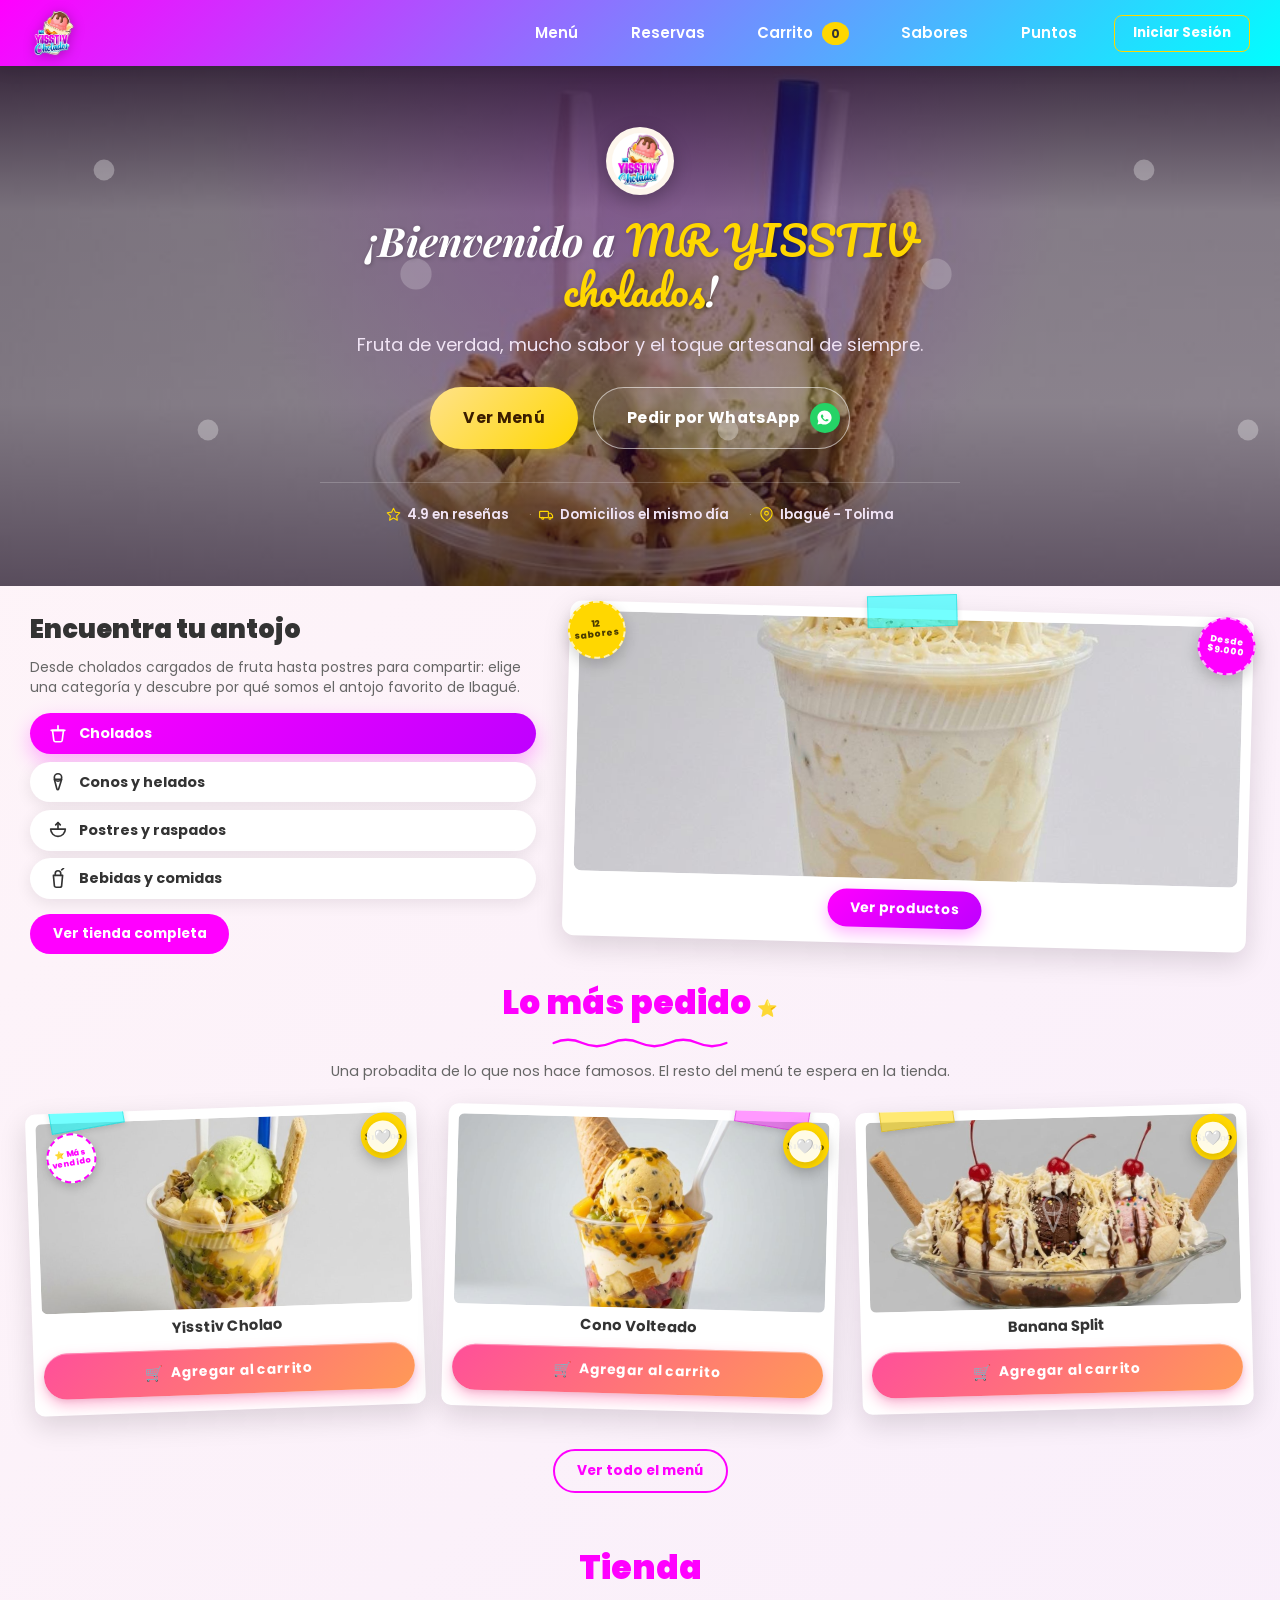
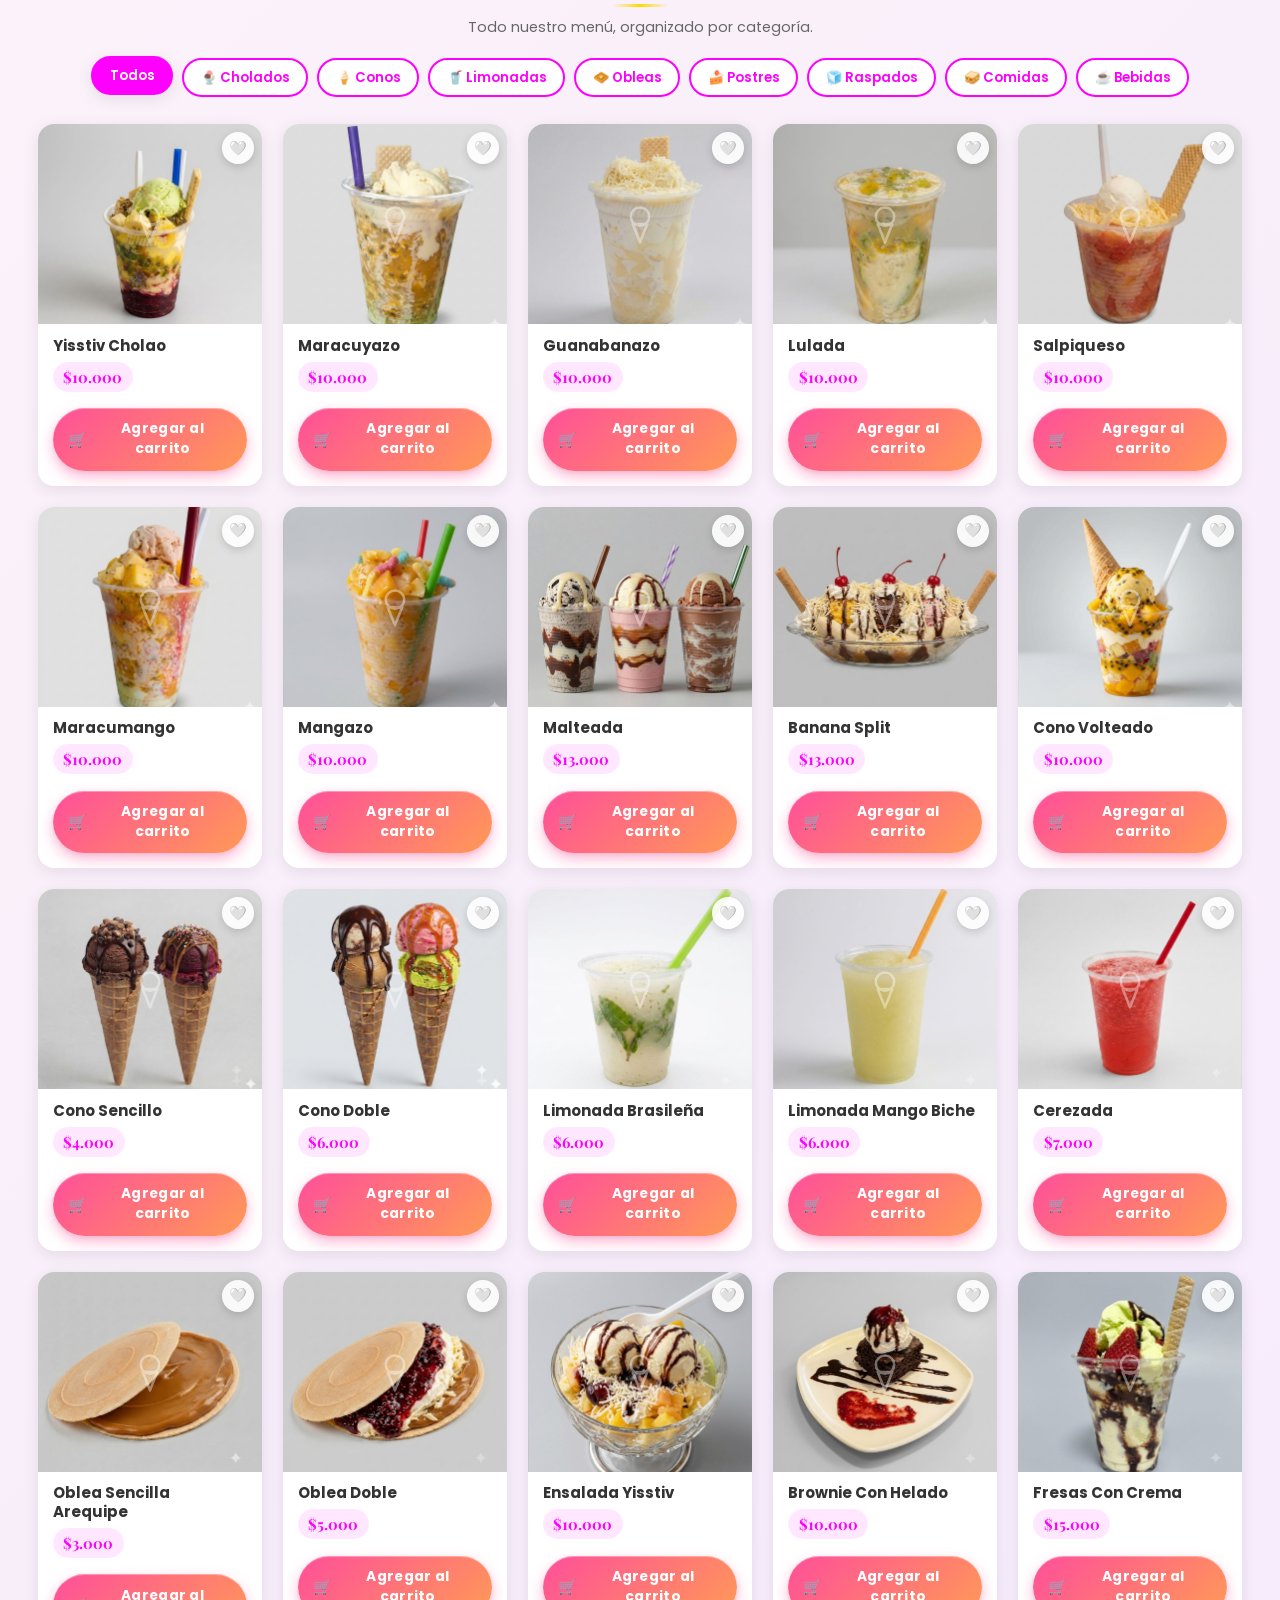
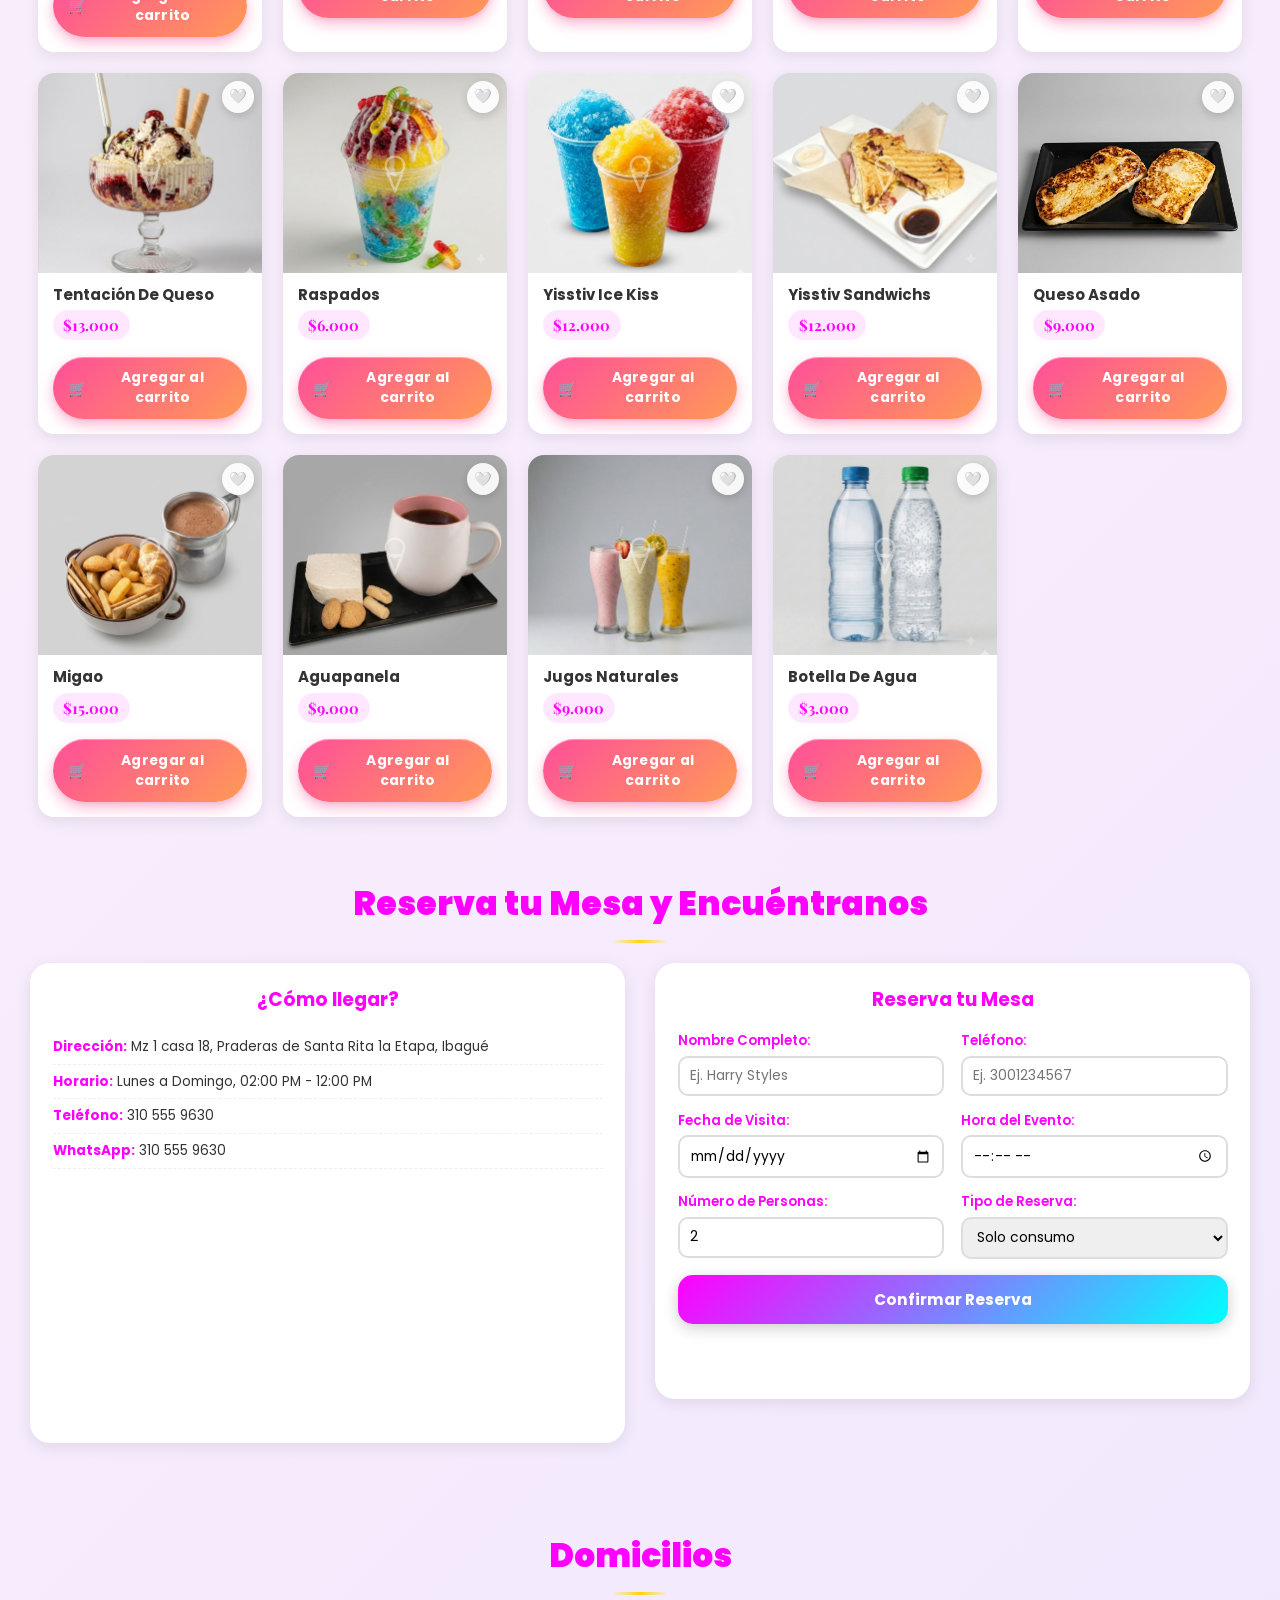
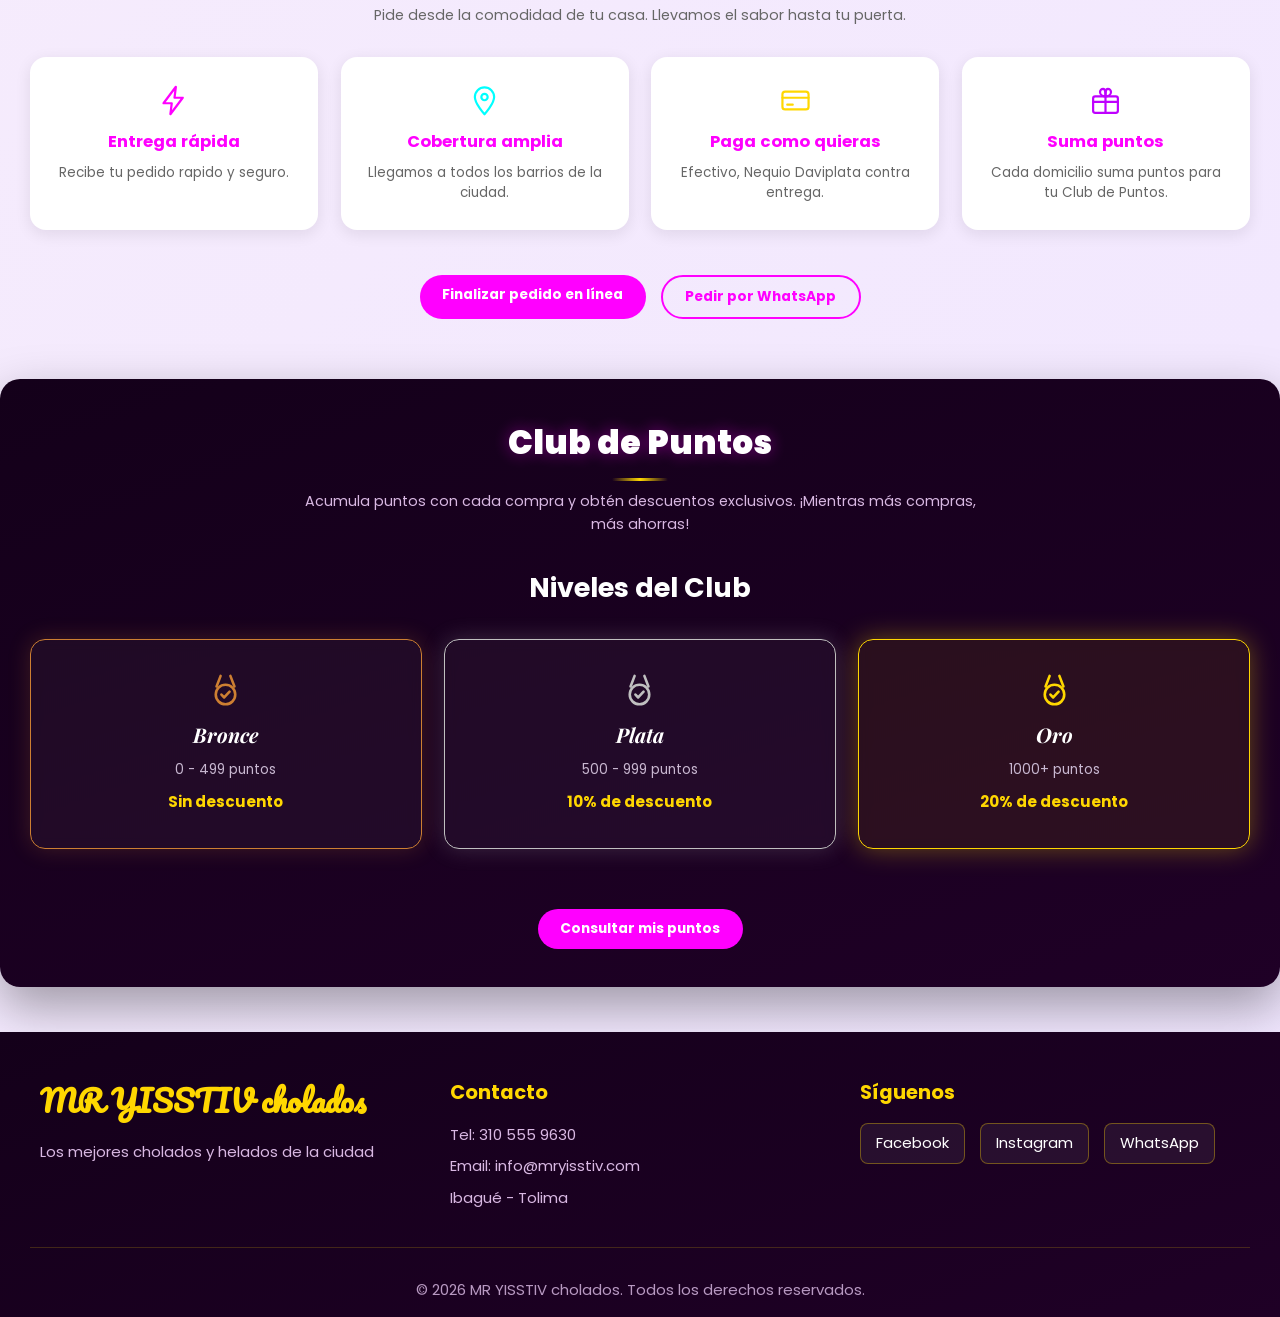
<file: frontend/index.html>
<!DOCTYPE html>
<html lang="es">
<head>
    <meta charset="UTF-8">
    <meta name="viewport" content="width=device-width, initial-scale=1.0">
    <title>MR YISSTIV cholados - Heladería y Cholados</title>
    <link rel="stylesheet" href="styles.css">
    <link href="https://fonts.googleapis.com/css2?family=Poppins:wght@300;400;600;700;900&family=Pacifico&family=Playfair+Display:ital,wght@0,600;0,700;1,600&display=swap" rel="stylesheet">
</head>
<body>
    <!-- HEADER -->
    <header class="header-principal">
        <div class="logo-container">
            <img src="imagenes/logo.png" alt="MR YISSTIV Cholados" class="logo-imagen">
        </div>
        <nav class="navegacion">
            <a href="#tienda" class="nav-link">Menú</a>
            <a href="#modulo-reservas" class="nav-link">Reservas</a>
            <a href="tienda.html" class="nav-link">Carrito <span class="badge-carrito" id="contador-carrito">0</span></a>
            <a href="sabores.html" class="nav-link">Sabores</a>
            <a href="puntos.html" class="nav-link">Puntos</a>
            <button class="nav-sesion" id="btn-nav-sesion" onclick="alTocarBotonSesion()">Iniciar Sesión</button>
        </nav>
        <button class="btn-menu-movil" id="btn-menu-movil">☰</button>
    </header>

    <!-- HERO SECTION -->
    <section class="hero">
        <div class="hero-contenido">
            <span class="hero-etiqueta">
                <img src="imagenes/logo.png" alt="MR YISSTIV" class="hero-etiqueta-logo">
            </span>
            <h2 class="hero-titulo">¡Bienvenido a <span class="hero-titulo-marca">MR YISSTIV cholados</span>!</h2>
            <p class="hero-descripcion">Fruta de verdad, mucho sabor y el toque artesanal de siempre.</p>
            <div class="hero-botones">
                <a href="#tienda" class="btn-hero">Ver Menú</a>
                <a href="https://wa.me/573105559630?text=%C2%A1Hola!%20Quiero%20hacer%20un%20pedido" target="_blank" data-whatsapp-link data-whatsapp-texto="¡Hola! Quiero hacer un pedido" class="btn-hero btn-hero-secundario">
                    Pedir por WhatsApp
                    <span class="hero-whatsapp-icono"><svg viewBox="0 0 24 24" fill="currentColor"><path d="M12 2C6.48 2 2 6.48 2 12c0 1.85.5 3.58 1.36 5.07L2 22l5.06-1.33A9.94 9.94 0 0 0 12 22c5.52 0 10-4.48 10-10S17.52 2 12 2zm5.2 14.2c-.22.62-1.28 1.18-1.76 1.24-.45.06-1 .09-1.63-.1-.37-.11-.85-.28-1.46-.54-2.57-1.11-4.25-3.7-4.38-3.87-.13-.17-1.05-1.39-1.05-2.65s.66-1.88.9-2.14c.24-.26.52-.32.7-.32h.5c.16 0 .38-.06.59.45.22.53.75 1.83.82 1.96.07.13.11.29.02.46-.09.17-.14.28-.27.43-.13.15-.28.34-.4.46-.13.13-.27.27-.12.53.16.26.7 1.15 1.5 1.86 1.03.92 1.9 1.2 2.16 1.34.26.13.41.11.56-.07.16-.17.66-.77.84-1.04.18-.26.35-.22.6-.13.24.09 1.53.72 1.79.85.26.13.43.19.5.3.06.11.06.63-.16 1.25z"/></svg></span>
                </a>
            </div>
            <div class="hero-insignias">
                <span><svg class="hero-insignia-icono" viewBox="0 0 24 24" fill="none" stroke="currentColor" stroke-width="1.8" stroke-linecap="round" stroke-linejoin="round"><polygon points="12 2 15.09 8.26 22 9.27 17 14.14 18.18 21.02 12 17.77 5.82 21.02 7 14.14 2 9.27 8.91 8.26 12 2"/></svg> 4.9 en reseñas</span>
                <span><svg class="hero-insignia-icono" viewBox="0 0 24 24" fill="none" stroke="currentColor" stroke-width="1.8" stroke-linecap="round" stroke-linejoin="round"><rect x="1" y="7" width="14" height="10" rx="1"/><path d="M15 10h3.5a1 1 0 0 1 .8.4l2.2 3a1 1 0 0 1 .2.6V17h-2"/><circle cx="6" cy="18" r="1.6"/><circle cx="17.5" cy="18" r="1.6"/></svg> Domicilios el mismo día</span>
                <span><svg class="hero-insignia-icono" viewBox="0 0 24 24" fill="none" stroke="currentColor" stroke-width="1.8" stroke-linecap="round" stroke-linejoin="round"><path d="M21 10c0 7-9 13-9 13s-9-6-9-13a9 9 0 0 1 18 0z"/><circle cx="12" cy="10" r="3"/></svg> <span id="hero-ciudad">Ibagué - Tolima</span></span>
            </div>
        </div>
    </section>


    <!-- SELECTOR DE CATEGORÍAS (visual, tipo landing) -->
    <section class="selector-categorias">
        <div class="selector-grid">
            <div class="selector-info">
                <h2>Encuentra tu antojo</h2>
                <p>Desde cholados cargados de fruta hasta postres para compartir: elige una categoría y descubre por qué somos el antojo favorito de Ibagué.</p>
                <ul class="lista-categorias-visual" id="lista-categorias-visual">
                    <li class="cat-visual activa" data-cat="cholados">
                        <span class="cat-visual-icono"><svg viewBox="0 0 24 24" fill="none" stroke="currentColor" stroke-width="1.8" stroke-linecap="round" stroke-linejoin="round"><path d="M6 8h12l-1.4 10.8a2 2 0 0 1-2 1.7H9.4a2 2 0 0 1-2-1.7L6 8z"/><path d="M4.5 8h15"/><path d="M12 3v5"/></svg></span>
                        <span>Cholados</span>
                    </li>
                    <li class="cat-visual" data-cat="conos">
                        <span class="cat-visual-icono"><svg viewBox="0 0 24 24" fill="none" stroke="currentColor" stroke-width="1.8" stroke-linecap="round" stroke-linejoin="round"><path d="M8 9h8l-3.3 10.6a1 1 0 0 1-1.9 0L8 9z"/><circle cx="12" cy="7" r="4"/></svg></span>
                        <span>Conos y helados</span>
                    </li>
                    <li class="cat-visual" data-cat="postres">
                        <span class="cat-visual-icono"><svg viewBox="0 0 24 24" fill="none" stroke="currentColor" stroke-width="1.8" stroke-linecap="round" stroke-linejoin="round"><path d="M4 11h16a8 8 0 0 1-16 0z"/><path d="M12 11V4"/><path d="M9.5 6.5 12 4l2.5 2.5"/></svg></span>
                        <span>Postres y raspados</span>
                    </li>
                    <li class="cat-visual" data-cat="bebidas">
                        <span class="cat-visual-icono"><svg viewBox="0 0 24 24" fill="none" stroke="currentColor" stroke-width="1.8" stroke-linecap="round" stroke-linejoin="round"><path d="M7 8h10l-1 11a2 2 0 0 1-2 2H10a2 2 0 0 1-2-2L7 8z"/><path d="M9 8V6a3 3 0 0 1 6 0v2"/><line x1="16" y1="2" x2="18" y2="0.5"/></svg></span>
                        <span>Bebidas y comidas</span>
                    </li>
                </ul>
                <a href="#tienda" class="btn-ver-tienda">Ver tienda completa</a>
            </div>
            <div class="polaroid-marco">
                <span class="polaroid-cinta"></span>
                <div class="polaroid-foto-wrap">
                    <div class="selector-imagen" id="selector-imagen">
                        <div class="imagen-categoria activa cholado-3" data-cat="cholados"></div>
                        <div class="imagen-categoria cono-1" data-cat="conos"></div>
                        <div class="imagen-categoria postre-4" data-cat="postres"></div>
                        <div class="imagen-categoria bebida-1" data-cat="bebidas"></div>
                    </div>
                    <span class="polaroid-sticker polaroid-sticker-izq" id="sticker-opciones">12 sabores</span>
                    <span class="polaroid-sticker polaroid-sticker-der" id="sticker-precio">Desde $9.000</span>
                </div>
                <a href="#tienda" class="btn-ver-productos-polaroid">Ver productos</a>
            </div>
        </div>
    </section>

    <!-- DESTACADOS -->
    <section class="seccion-destacados">
        <div class="destacados-cabecera">
            <h2 class="titulo-seccion">Lo más pedido <span class="estrella-destacados">⭐</span></h2>
            <p class="descripcion-seccion">Una probadita de lo que nos hace famosos. El resto del menú te espera en la tienda.</p>
        </div>
        <div class="grid-destacados">
  <div class="tarjeta-producto" data-id="1" data-categoria="cholados">
    <div class="producto-imagen cholado-1">
      <span class="badge-mas-vendido">⭐ Más<br>vendido</span>
      <div class="producto-overlay">
        <p>Refrescante y delicioso cholado que combina las frutas más exóticas…</p>
      </div>
    </div>
    <div class="producto-info">
      <h3>Yisstiv Cholao</h3>
      <span class="precio">$10.000</span>
      <button class="btn-pedido" onclick="agregarAlCarrito(1,'Yisstiv Cholao',10000)">Agregar al carrito</button>
    </div>
  </div>

  <div class="tarjeta-producto" data-id="10" data-categoria="conos">
    <div class="producto-imagen cono-1">
      <div class="producto-overlay">
        <p>El clásico que nunca pasa de moda, pero mejorado.</p>
      </div>
    </div>
    <div class="producto-info">
      <h3>Cono Volteado</h3>
      <span class="precio">$10.000</span>
      <button class="btn-pedido" onclick="agregarAlCarrito(10,'Cono Volteado',10000)">Agregar al carrito</button>
    </div>
  </div>

  <div class="tarjeta-producto" data-id="9" data-categoria="cholados">
    <div class="producto-imagen cholado-9">
      <div class="producto-overlay">
        <p>La reina de los postres llegó a Mr.</p>
      </div>
    </div>
    <div class="producto-info">
      <h3>Banana Split</h3>
      <span class="precio">$13.000</span>
      <button class="btn-pedido" onclick="agregarAlCarrito(9,'Banana Split',13000)">Agregar al carrito</button>
    </div>
  </div>
        </div>
        <div class="ver-mas-contenedor">
            <a href="#tienda" class="btn-ver-tienda btn-ver-tienda-outline">Ver todo el menú</a>
        </div>
    </section>

    <main>
        <!-- MÓDULO 1: CATÁLOGO DE PRODUCTOS (TIENDA) -->
        <section id="tienda" class="seccion-catalogo">
            <h2 class="titulo-seccion">Tienda</h2>
            <p class="descripcion-seccion">Todo nuestro menú, organizado por categoría.</p>
            <div id="promo-banner" class="promo-banner" style="display:none;"></div>

            <div class="menu-toolbar-gestor solo-gestor-menu" style="display:none;">
                <p class="sabores-nota">Estás viendo el modo de gestión: puedes editar ✏️ o eliminar 🗑️ cualquier producto.</p>
                <button type="button" class="btn-agregar-sabor" onclick="abrirModalProductoMenu()">+ Agregar producto</button>
            </div>
            
           <!-- Categorías -->
           <div class="categorias-filtro">
            <button class="btn-categoria activa" data-categoria="todos">Todos</button>
            <button class="btn-categoria" data-categoria="cholados">🍨 Cholados</button>
            <button class="btn-categoria" data-categoria="conos">🍦 Conos</button>
            <button class="btn-categoria" data-categoria="limonadas">🥤 Limonadas</button>
            <button class="btn-categoria" data-categoria="obleas">🧇 Obleas</button>
            <button class="btn-categoria" data-categoria="postres">🍰 Postres</button>
            <button class="btn-categoria" data-categoria="raspados">🧊 Raspados</button>
            <button class="btn-categoria" data-categoria="comidas">🥪 Comidas</button>
            <button class="btn-categoria" data-categoria="bebidas">☕ Bebidas</button>
           </div>

            <div class="contenedor-productos" id="contenedor-productos">
  <div class="tarjeta-producto" data-id="1" data-categoria="cholados">
    <div class="producto-imagen cholado-1">
      <div class="producto-overlay">
        <p>Refrescante y delicioso cholado que combina las frutas más exóticas…</p>
      </div>
    </div>
    <div class="producto-info">
      <h3>Yisstiv Cholao</h3>
      <span class="precio">$10.000</span>
      <button class="btn-pedido" onclick="agregarAlCarrito(1,'Yisstiv Cholao',10000)">Agregar al carrito</button>
    </div>
  </div>

  <div class="tarjeta-producto" data-id="2" data-categoria="cholados">
    <div class="producto-imagen cholado-2">
      <div class="producto-overlay">
        <p>No es cualquier mezcla, ¡es una mezcla BOMBA! El Maracuyazo es para…</p>
      </div>
    </div>
    <div class="producto-info">
      <h3>Maracuyazo</h3>
      <span class="precio">$10.000</span>
      <button class="btn-pedido" onclick="agregarAlCarrito(2,'Maracuyazo',10000)">Agregar al carrito</button>
    </div>
  </div>

  <div class="tarjeta-producto" data-id="3" data-categoria="cholados">
    <div class="producto-imagen cholado-3">
      <div class="producto-overlay">
        <p>Te ofrecemos con el guanabanazo la suavidad y dulzura cultivadora.</p>
      </div>
    </div>
    <div class="producto-info">
      <h3>Guanabanazo</h3>
      <span class="precio">$10.000</span>
      <button class="btn-pedido" onclick="agregarAlCarrito(3,'Guanabanazo',10000)">Agregar al carrito</button>
    </div>
  </div>

  <div class="tarjeta-producto" data-id="4" data-categoria="cholados">
    <div class="producto-imagen cholado-4">
      <div class="producto-overlay">
        <p>Explosión verde de frescura, lulo fresco fusionado con la dulzura de…</p>
      </div>
    </div>
    <div class="producto-info">
      <h3>Lulada</h3>
      <span class="precio">$10.000</span>
      <button class="btn-pedido" onclick="agregarAlCarrito(4,'Lulada',10000)">Agregar al carrito</button>
    </div>
  </div>

  <div class="tarjeta-producto" data-id="5" data-categoria="cholados">
    <div class="producto-imagen cholado-5">
      <div class="producto-overlay">
        <p>La mezcla del campo y la ciudad, la verdadera bomba tropical.</p>
      </div>
    </div>
    <div class="producto-info">
      <h3>Salpiqueso</h3>
      <span class="precio">$10.000</span>
      <button class="btn-pedido" onclick="agregarAlCarrito(5,'Salpiqueso',10000)">Agregar al carrito</button>
    </div>
  </div>

  <div class="tarjeta-producto" data-id="6" data-categoria="cholados">
    <div class="producto-imagen cholado-6">
      <div class="producto-overlay">
        <p>Fusión vibrante que te brindará una experiencia de sabores…</p>
      </div>
    </div>
    <div class="producto-info">
      <h3>Maracumango</h3>
      <span class="precio">$10.000</span>
      <button class="btn-pedido" onclick="agregarAlCarrito(6,'Maracumango',10000)">Agregar al carrito</button>
    </div>
  </div>

  <div class="tarjeta-producto" data-id="7" data-categoria="cholados">
    <div class="producto-imagen cholado-7">
      <div class="producto-overlay">
        <p>Una bestia tropical, jugosa y cítrica, bañada en limón y Tajín a tu…</p>
      </div>
    </div>
    <div class="producto-info">
      <h3>Mangazo</h3>
      <span class="precio">$10.000</span>
      <button class="btn-pedido" onclick="agregarAlCarrito(7,'Mangazo',10000)">Agregar al carrito</button>
    </div>
  </div>

  <div class="tarjeta-producto" data-id="8" data-categoria="cholados">
    <div class="producto-imagen cholado-8">
      <div class="producto-overlay">
        <p>Pura cremosidad y sabor en cada sorbo.</p>
      </div>
    </div>
    <div class="producto-info">
      <h3>Malteada</h3>
      <span class="precio">$13.000</span>
      <button class="btn-pedido" onclick="agregarAlCarrito(8,'Malteada',13000)">Agregar al carrito</button>
    </div>
  </div>

  <div class="tarjeta-producto" data-id="9" data-categoria="cholados">
    <div class="producto-imagen cholado-9">
      <div class="producto-overlay">
        <p>La reina de los postres llegó a Mr.</p>
      </div>
    </div>
    <div class="producto-info">
      <h3>Banana Split</h3>
      <span class="precio">$13.000</span>
      <button class="btn-pedido" onclick="agregarAlCarrito(9,'Banana Split',13000)">Agregar al carrito</button>
    </div>
  </div>

  <div class="tarjeta-producto" data-id="10" data-categoria="conos">
    <div class="producto-imagen cono-1">
      <div class="producto-overlay">
        <p>El clásico que nunca pasa de moda, pero mejorado.</p>
      </div>
    </div>
    <div class="producto-info">
      <h3>Cono Volteado</h3>
      <span class="precio">$10.000</span>
      <button class="btn-pedido" onclick="agregarAlCarrito(10,'Cono Volteado',10000)">Agregar al carrito</button>
    </div>
  </div>

  <div class="tarjeta-producto" data-id="11" data-categoria="conos">
    <div class="producto-imagen cono-2">
      <div class="producto-overlay">
        <p>Una bola de helado artesanal en cono crocante.</p>
      </div>
    </div>
    <div class="producto-info">
      <h3>Cono Sencillo</h3>
      <span class="precio">$4.000</span>
      <button class="btn-pedido" onclick="agregarAlCarrito(11,'Cono Sencillo',4000)">Agregar al carrito</button>
    </div>
  </div>

  <div class="tarjeta-producto" data-id="12" data-categoria="conos">
    <div class="producto-imagen cono-3">
      <div class="producto-overlay">
        <p>Doble bola de helado artesanal en cono crujiente.</p>
      </div>
    </div>
    <div class="producto-info">
      <h3>Cono Doble</h3>
      <span class="precio">$6.000</span>
      <button class="btn-pedido" onclick="agregarAlCarrito(12,'Cono Doble',6000)">Agregar al carrito</button>
    </div>
  </div>

  <div class="tarjeta-producto" data-id="13" data-categoria="limonadas">
    <div class="producto-imagen limonada-1">
      <div class="producto-overlay">
        <p>Explosión cítrica, fría y natural, con menta y hierbabuena.</p>
      </div>
    </div>
    <div class="producto-info">
      <h3>Limonada Brasileña</h3>
      <span class="precio">$6.000</span>
      <button class="btn-pedido" onclick="agregarAlCarrito(13,'Limonada Brasileña',6000)">Agregar al carrito</button>
    </div>
  </div>

  <div class="tarjeta-producto" data-id="14" data-categoria="limonadas">
    <div class="producto-imagen limonada-2">
      <div class="producto-overlay">
        <p>Ácida y refrescante, con ese toque travieso del mango biche.</p>
      </div>
    </div>
    <div class="producto-info">
      <h3>Limonada Mango Biche</h3>
      <span class="precio">$6.000</span>
      <button class="btn-pedido" onclick="agregarAlCarrito(14,'Limonada Mango Biche',6000)">Agregar al carrito</button>
    </div>
  </div>

  <div class="tarjeta-producto" data-id="15" data-categoria="limonadas">
    <div class="producto-imagen limonada-3">
      <div class="producto-overlay">
        <p>Con este sí o sí, suspiras, refrescante y espumosa que te transporta…</p>
      </div>
    </div>
    <div class="producto-info">
      <h3>Cerezada</h3>
      <span class="precio">$7.000</span>
      <button class="btn-pedido" onclick="agregarAlCarrito(15,'Cerezada',7000)">Agregar al carrito</button>
    </div>
  </div>

  <div class="tarjeta-producto" data-id="22" data-categoria="obleas">
    <div class="producto-imagen oblea-1">
      <div class="producto-overlay">
        <p>Esta oblea derite, corazones crujiente que abraza el sabor…</p>
      </div>
    </div>
    <div class="producto-info">
      <h3>Oblea Sencilla Arequipe</h3>
      <span class="precio">$3.000</span>
      <button class="btn-pedido" onclick="agregarAlCarrito(22,'Oblea Sencilla Arequipe',3000)">Agregar al carrito</button>
    </div>
  </div>

  <div class="tarjeta-producto" data-id="23" data-categoria="obleas">
    <div class="producto-imagen oblea-2">
      <div class="producto-overlay">
        <p>Oblea doble con arequipe, mora y queso.</p>
      </div>
    </div>
    <div class="producto-info">
      <h3>Oblea Doble</h3>
      <span class="precio">$5.000</span>
      <button class="btn-pedido" onclick="agregarAlCarrito(23,'Oblea Doble',5000)">Agregar al carrito</button>
    </div>
  </div>

  <div class="tarjeta-producto" data-id="16" data-categoria="postres">
    <div class="producto-imagen postre-1">
      <div class="producto-overlay">
        <p>Carnaval tropical, cada porción cargada de frutas frescas, picadas y…</p>
      </div>
    </div>
    <div class="producto-info">
      <h3>Ensalada Yisstiv</h3>
      <span class="precio">$10.000</span>
      <button class="btn-pedido" onclick="agregarAlCarrito(16,'Ensalada Yisstiv',10000)">Agregar al carrito</button>
    </div>
  </div>

  <div class="tarjeta-producto" data-id="17" data-categoria="postres">
    <div class="producto-imagen postre-2">
      <div class="producto-overlay">
        <p>Suave por fuera y por dentro, la combinación perfecta entre la…</p>
      </div>
    </div>
    <div class="producto-info">
      <h3>Brownie Con Helado</h3>
      <span class="precio">$10.000</span>
      <button class="btn-pedido" onclick="agregarAlCarrito(17,'Brownie con Helado',10000)">Agregar al carrito</button>
    </div>
  </div>

  <div class="tarjeta-producto" data-id="19" data-categoria="postres">
    <div class="producto-imagen postre-4">
      <div class="producto-overlay">
        <p>El clásico que nunca falla, pero en Yisstiv: Dulces, cremosas y…</p>
      </div>
    </div>
    <div class="producto-info">
      <h3>Fresas Con Crema</h3>
      <span class="precio">$15.000</span>
      <button class="btn-pedido" onclick="agregarAlCarrito(19,'Fresas con Crema',15000)">Agregar al carrito</button>
    </div>
  </div>

  <div class="tarjeta-producto" data-id="20" data-categoria="postres">
    <div class="producto-imagen postre-5">
      <div class="producto-overlay">
        <p>Bienvenidos a un encuentro inesperado! Queso y helado, dos…</p>
      </div>
    </div>
    <div class="producto-info">
      <h3>Tentación De Queso</h3>
      <span class="precio">$13.000</span>
      <button class="btn-pedido" onclick="agregarAlCarrito(20,'Tentación de Queso',13000)">Agregar al carrito</button>
    </div>
  </div>

  <div class="tarjeta-producto" data-id="18" data-categoria="raspados">
    <div class="producto-imagen raspado-1">
      <div class="producto-overlay">
        <p>Una fusión divertida de colores y sabores que te hacen recordar cosas…</p>
      </div>
    </div>
    <div class="producto-info">
      <h3>Raspados</h3>
      <span class="precio">$6.000</span>
      <button class="btn-pedido" onclick="agregarAlCarrito(18,'Raspados',6000)">Agregar al carrito</button>
    </div>
  </div>

  <div class="tarjeta-producto" data-id="21" data-categoria="raspados">
    <div class="producto-imagen raspado-2">
      <div class="producto-overlay">
        <p>Estos granizados llegaron para volverte loco: Mango biche fresco y…</p>
      </div>
    </div>
    <div class="producto-info">
      <h3>Yisstiv Ice Kiss</h3>
      <span class="precio">$12.000</span>
      <button class="btn-pedido" onclick="agregarAlCarrito(21,'Yisstiv Ice Kiss',12000)">Agregar al carrito</button>
    </div>
  </div>

  <div class="tarjeta-producto" data-id="24" data-categoria="comidas">
    <div class="producto-imagen comida-1">
      <div class="producto-overlay">
        <p>El colombiano (cebolla picada sazonada con las salsas de la casa,…</p>
      </div>
    </div>
    <div class="producto-info">
      <h3>Yisstiv Sandwichs</h3>
      <span class="precio">$12.000</span>
      <button class="btn-pedido" onclick="agregarAlCarrito(24,'Yisstiv Sandwich',12000)">Agregar al carrito</button>
    </div>
  </div>

  <div class="tarjeta-producto" data-id="25" data-categoria="comidas">
    <div class="producto-imagen comida-2">
      <div class="producto-overlay">
        <p>Un manjar de Dioses.</p>
      </div>
    </div>
    <div class="producto-info">
      <h3>Queso Asado</h3>
      <span class="precio">$9.000</span>
      <button class="btn-pedido" onclick="agregarAlCarrito(25,'Queso Asado',9000)">Agregar al carrito</button>
    </div>
  </div>

  <div class="tarjeta-producto" data-id="26" data-categoria="bebidas">
    <div class="producto-imagen bebida-4">
      <div class="producto-overlay">
        <p>Cocoa caliente para conquistar tu paladar con el acompañan: queso…</p>
      </div>
    </div>
    <div class="producto-info">
      <h3>Migao</h3>
      <span class="precio">$15.000</span>
      <button class="btn-pedido" onclick="agregarAlCarrito(26,'Migao',15000)">Agregar al carrito</button>
    </div>
  </div>

  <div class="tarjeta-producto" data-id="28" data-categoria="bebidas">
    <div class="producto-imagen bebida-2">
      <div class="producto-overlay">
        <p>Aguapanela de la tierra con quesillo o queso criollo, acompañado de…</p>
      </div>
    </div>
    <div class="producto-info">
      <h3>Aguapanela</h3>
      <span class="precio">$9.000</span>
      <button class="btn-pedido" onclick="agregarAlCarrito(28,'Aguapanela',9000)">Agregar al carrito</button>
    </div>
  </div>

  <div class="tarjeta-producto" data-id="27" data-categoria="bebidas">
    <div class="producto-imagen bebida-1">
      <div class="producto-overlay">
        <p>Fresa, Mora, Maracuyá, Lulo, Papaya, Banano.</p>
      </div>
    </div>
    <div class="producto-info">
      <h3>Jugos Naturales</h3>
      <span class="precio">$9.000</span>
      <button class="btn-pedido" onclick="agregarAlCarrito(27,'Jugo Natural',9000)">Agregar al carrito</button>
    </div>
  </div>

  <div class="tarjeta-producto" data-id="29" data-categoria="bebidas">
    <div class="producto-imagen bebida-3">
      <div class="producto-overlay">
        <p>Agua embotellada fría para acompañar tu pedido.</p>
      </div>
    </div>
    <div class="producto-info">
      <h3>Botella De Agua</h3>
      <span class="precio">$3.000</span>
      <button class="btn-pedido" onclick="agregarAlCarrito(29,'Botella de Agua',3000)">Agregar al carrito</button>
    </div>
  </div>
            </div>
        </section>

        <!-- MÓDULO 2: RESERVAS Y UBICACIÓN (¿Cómo llegar?) -->
        <section id="modulo-reservas" class="seccion-reservas">
            <h2 class="titulo-seccion">Reserva tu Mesa y Encuéntranos</h2>
            
            <div class="reservas-contenedor">
                <!-- Información de ubicación -->
                <div class="info-ubicacion">
                    <h3>¿Cómo llegar?</h3>
                    <div class="datos-ubicacion">
                        <p><strong>Dirección:</strong> <span id="info-direccion">Mz 1 casa 18, Praderas de Santa Rita 1a Etapa, Ibagué</span></p>
                        <p><strong>Horario:</strong> <span id="info-horario">Lunes a Domingo, 02:00 PM - 12:00 PM</span></p>
                        <p><strong>Teléfono:</strong> <span id="info-telefono">310 555 9630</span></p>
                        <p><strong>WhatsApp:</strong> <span id="info-whatsapp">310 555 9630</span></p>
                    </div>
                    
                    <!-- Mapa embebido de Google Maps -->
                    <div class="mapa-contenedor">
                        <iframe 
                            src="https://www.google.com/maps/embed?pb=!1m18!1m12!1m3!1d15932.123456789!2d-74.80123456789!3d4.33123456789!2m3!1f0!2f0!3f0!3m2!1i1024!2i768!4f13.1!3m3!1m2!1s0x0%3A0x0!2zNMKwMTknNTIuNCJOIDc0wrA0OCcwNC40Ilc!5e0!3m2!1ses!2sco!4v1234567890123!5m2!1ses!2sco" 
                            width="100%" 
                            height="230" 
                            style="border:0; border-radius: 15px;" 
                            allowfullscreen="" 
                            loading="lazy" 
                            referrerpolicy="no-referrer-when-downgrade">
                        </iframe>
                    </div>
                </div>

                <!-- Formulario de reserva -->
                <div class="formulario-reserva-container">
                    <h3>Reserva tu Mesa</h3>
                    <form id="form-reserva" class="formulario-reserva">
                        <div class="grupo-campos">
                            <div class="campo">
                                <label for="nombre">Nombre Completo:</label>
                                <input type="text" id="nombre" placeholder="Ej. Harry Styles" required>
                            </div>
                            <div class="campo">
                                <label for="telefono">Teléfono:</label>
                                <input type="tel" id="telefono" placeholder="Ej. 3001234567" required>
                            </div>
                            <div class="campo">
                                <label for="fecha">Fecha de Visita:</label>
                                <input type="date" id="fecha" required>
                            </div>
                            <div class="campo">
                                <label for="hora">Hora del Evento:</label>
                                <input type="time" id="hora" required>
                            </div>
                            <div class="campo">
                                <label for="personas">Número de Personas:</label>
                                <input type="number" id="personas" min="1" max="20" value="2" required>
                            </div>
                            <div class="campo">
                                <label for="tipo-reserva">Tipo de Reserva:</label>
                                <select id="tipo-reserva" required>
                                    <option value="Consumo Estándar">Solo consumo</option>
                                    <option value="Mesa + Juegos">Mesa con juegos interactivos</option>
                                    <option value="Taller Cerámica">Mesa + cerámica (*Valor adicional)</option>
                                </select>
                            </div>
                        </div>
                        <button type="submit" class="btn-reservar">Confirmar Reserva</button>
                    </form>
                    <div id="resultado-reserva" class="resultado-reserva"></div>

                    <!-- Solo visible si hay sesión iniciada -->
                    <div id="panel-mis-reservas" class="panel-mis-reservas" style="display:none;">
                        <h4>Mis Reservas</h4>
                        <div id="mis-reservas-lista"></div>
                    </div>
                </div>
            </div>
        </section>

        <!-- MÓDULO 3: DOMICILIOS (informativo — el checkout completo vivirá en la Tienda) -->
        <section id="modulo-domicilios" class="seccion-domicilios-info">
            <h2 class="titulo-seccion">Domicilios</h2>
            <p class="descripcion-seccion">Pide desde la comodidad de tu casa. Llevamos el sabor hasta tu puerta.</p>

            <div class="ventajas-domicilio-grid">
                <div class="ventaja-domicilio">
                    <div class="ventaja-icono"><svg class="icono-svg" viewBox="0 0 24 24" fill="none" stroke="currentColor" stroke-width="1.6" stroke-linecap="round" stroke-linejoin="round"><path d="M13 2 4 14h6l-1 8 9-12h-6l1-8z"/></svg></div>
                    <h3>Entrega rápida</h3>
                    <p>Recibe tu pedido rapido y seguro.</p>
                </div>
                <div class="ventaja-domicilio">
                    <div class="ventaja-icono"><svg class="icono-svg" viewBox="0 0 24 24" fill="none" stroke="currentColor" stroke-width="1.6" stroke-linecap="round" stroke-linejoin="round"><path d="M12 22s7-7.58 7-12.5A7 7 0 0 0 5 9.5C5 14.42 12 22 12 22z"/><circle cx="12" cy="9.5" r="2.3"/></svg></div>
                    <h3>Cobertura amplia</h3>
                    <p>Llegamos a todos los barrios de la ciudad.</p>
                </div>
                <div class="ventaja-domicilio">
                    <div class="ventaja-icono"><svg class="icono-svg" viewBox="0 0 24 24" fill="none" stroke="currentColor" stroke-width="1.6" stroke-linecap="round" stroke-linejoin="round"><rect x="2.5" y="5.5" width="19" height="13" rx="2"/><path d="M2.5 10h19"/><path d="M6 15h4"/></svg></div>
                    <h3>Paga como quieras</h3>
                    <p>Efectivo, Nequio Daviplata contra entrega.</p>
                </div>
                <div class="ventaja-domicilio">
                    <div class="ventaja-icono"><svg class="icono-svg" viewBox="0 0 24 24" fill="none" stroke="currentColor" stroke-width="1.6" stroke-linecap="round" stroke-linejoin="round"><rect x="3" y="9" width="18" height="12" rx="1.5"/><path d="M3 13h18"/><path d="M12 9v12"/><path d="M12 9c-1.8 0-4-1-4-3.2A2.3 2.3 0 0 1 10.3 3.5C12 3.5 12 6 12 9z"/><path d="M12 9c1.8 0 4-1 4-3.2A2.3 2.3 0 0 0 13.7 3.5C12 3.5 12 6 12 9z"/></svg></div>
                    <h3>Suma puntos</h3>
                    <p>Cada domicilio suma puntos para tu Club de Puntos.</p>
                </div>
            </div>

            <div class="ver-mas-contenedor">
                <a href="tienda.html" class="btn-ver-tienda">Finalizar pedido en línea</a>
                <a href="https://wa.me/573105559630" target="_blank" rel="noopener" data-whatsapp-link class="btn-ver-tienda btn-ver-tienda-outline">Pedir por WhatsApp</a>
            </div>
        </section>

        <!-- MÓDULO 4: CLUB DE PUNTOS (antes Fidelización) -->
        <section id="modulo-club-puntos" class="seccion-club-puntos">
            <h2 class="titulo-seccion">Club de Puntos</h2>
            <p class="descripcion-seccion">Acumula puntos con cada compra y obtén descuentos exclusivos. ¡Mientras más compras, más ahorras!</p>
            
            <div class="club-puntos-contenedor">
                <div class="info-niveles">
                    <h3>Niveles del Club</h3>
                    <div class="niveles-grid">
                        <div class="nivel-flip bronce">
                            <div class="nivel-interior" tabindex="0">
                                <div class="nivel-cara-frente">
                                    <div class="nivel-icono"><svg class="icono-svg" viewBox="0 0 24 24" fill="none" stroke="currentColor" stroke-width="1.6" stroke-linecap="round" stroke-linejoin="round"><path d="M9 3 6.5 9.5M15 3l2.5 6.5"/><circle cx="12" cy="14.5" r="6"/><path d="M9.5 14.5l1.7 1.8 3.3-3.6"/></svg></div>
                                    <h4>Bronce</h4>
                                    <p>0 - 499 puntos</p>
                                    <p class="nivel-beneficio">Sin descuento</p>
                                </div>
                                <div class="nivel-cara-atras">
                                    <h4>Bronce</h4>
                                    <ul>
                                        <li>Acumulas puntos desde tu primera compra</li>
                                        <li>Acceso a promociones exclusivas del club</li>
                                    </ul>
                                </div>
                            </div>
                        </div>
                        <div class="nivel-flip plata">
                            <div class="nivel-interior" tabindex="0">
                                <div class="nivel-cara-frente">
                                    <div class="nivel-icono"><svg class="icono-svg" viewBox="0 0 24 24" fill="none" stroke="currentColor" stroke-width="1.6" stroke-linecap="round" stroke-linejoin="round"><path d="M9 3 6.5 9.5M15 3l2.5 6.5"/><circle cx="12" cy="14.5" r="6"/><path d="M9.5 14.5l1.7 1.8 3.3-3.6"/></svg></div>
                                    <h4>Plata</h4>
                                    <p>500 - 999 puntos</p>
                                    <p class="nivel-beneficio">10% de descuento</p>
                                </div>
                                <div class="nivel-cara-atras">
                                    <h4>Plata</h4>
                                    <ul>
                                        <li>10% de descuento en cada compra</li>
                                        <li>Sorpresa especial el día de tu cumpleaños</li>
                                        <li>Prioridad en fechas de alta demanda</li>
                                    </ul>
                                </div>
                            </div>
                        </div>
                        <div class="nivel-flip oro">
                            <div class="nivel-interior" tabindex="0">
                                <div class="nivel-cara-frente">
                                    <div class="nivel-icono"><svg class="icono-svg" viewBox="0 0 24 24" fill="none" stroke="currentColor" stroke-width="1.6" stroke-linecap="round" stroke-linejoin="round"><path d="M9 3 6.5 9.5M15 3l2.5 6.5"/><circle cx="12" cy="14.5" r="6"/><path d="M9.5 14.5l1.7 1.8 3.3-3.6"/></svg></div>
                                    <h4>Oro</h4>
                                    <p>1000+ puntos</p>
                                    <p class="nivel-beneficio">20% de descuento</p>
                                </div>
                                <div class="nivel-cara-atras">
                                    <h4>Oro</h4>
                                    <ul>
                                        <li>20% de descuento en cada compra</li>
                                        <li>Un producto de cortesía cada mes</li>
                                        <li>Invitaciones a eventos y catas exclusivas</li>
                                    </ul>
                                </div>
                            </div>
                        </div>
                    </div>
                </div>
            </div>
            <div class="ver-mas-contenedor">
                <a href="puntos.html" class="btn-ver-tienda">Consultar mis puntos</a>
            </div>
        </section>
    </main>

    <!-- FOOTER -->

    <footer class="footer">
        <div class="footer-contenido">
            <div class="footer-info">
                <h3>MR YISSTIV cholados</h3>
                <p>Los mejores cholados y helados de la ciudad</p>
            </div>
            <div class="footer-contacto">
                <h4>Contacto</h4>
                <p>Tel: <span id="footer-telefono">300 123 4567</span></p>
                <p>Email: <span id="footer-email">info@mryisstiv.com</span></p>
                <p id="footer-ciudad">Ibague - Tolima</p>
            </div>
            <div class="footer-redes">
                <h4>Síguenos</h4>
                <div class="redes-sociales">
                    <a href="#" class="red-social">Facebook</a>
                    <a href="#" class="red-social">Instagram</a>
                    <a href="#" class="red-social">WhatsApp</a>
                </div>
            </div>
        </div>
        <div class="footer-bottom">
            <p>&copy; 2026 MR YISSTIV cholados. Todos los derechos reservados.</p>
        </div>
    </footer>

    <!-- NOTIFICACIÓN -->
    <div id="notificacion" class="notificacion"></div>

    <!-- ============================================ -->
    <!-- PANTALLA 1: INICIO DE SESIÓN -->
    <!-- ============================================ -->
    <div class="modal-overlay" id="modal-login">
        <div class="modal-caja">
            <button class="modal-cerrar" onclick="cerrarModal('modal-login')" aria-label="Cerrar">&times;</button>
            <div class="modal-logo">
                <div class="modal-logo-titulo">MR YISSTIV</div>
                <div class="modal-logo-subtitulo">cholados</div>
            </div>
            <h2 class="modal-titulo">Bienvenidos</h2>
            <form id="form-login">
                <div class="campo">
                    <label for="login-documento">Documento o correo</label>
                    <input type="text" id="login-documento" placeholder="Ej. 1098765432 o tu@correo.com" required>
                </div>
                <div class="campo campo-password">
                    <label for="login-password">Contraseña</label>
                    <input type="password" id="login-password" placeholder="Tu contraseña" required>
                    <button type="button" class="btn-ver-password" onclick="alternarVerPassword('login-password', this)" aria-label="Mostrar u ocultar contraseña">👁️</button>
                </div>
                <button type="submit" class="modal-btn-principal">Entrar</button>
                <button type="button" class="modal-enlace" onclick="mostrarError('Para recuperar tu contraseña, comunícate con nosotros por WhatsApp al 310 555 9630.', 'modal-login')">¿Olvidaste tu contraseña?</button>
            </form>
            <p class="modal-pie">¿No tienes cuenta? <button type="button" onclick="cambiarModal('modal-login','modal-registro')">Regístrate aquí</button></p>
        </div>
    </div>

    <!-- ============================================ -->
    <!-- PANTALLA 2: REGISTRO DE USUARIOS -->
    <!-- ============================================ -->
    <div class="modal-overlay" id="modal-registro">
        <div class="modal-caja">
            <button class="modal-cerrar" onclick="cerrarModal('modal-registro')" aria-label="Cerrar">&times;</button>
            <div class="modal-logo">
                <div class="modal-logo-titulo">MR YISSTIV</div>
                <div class="modal-logo-subtitulo">cholados</div>
            </div>
            <h2 class="modal-titulo">Crear mi cuenta</h2>
            <form id="form-registro">
                <div class="campo">
                    <label for="registro-nombres">Nombres</label>
                    <input type="text" id="registro-nombres" placeholder="Ej. Harry Edward" required>
                </div>
                <div class="campo">
                    <label for="registro-apellidos">Apellidos</label>
                    <input type="text" id="registro-apellidos" placeholder="Ej. Styles Payne" required>
                </div>
                <div class="campo">
                    <label for="registro-cedula">Número de cédula</label>
                    <input type="text" id="registro-cedula" placeholder="Solo números" inputmode="numeric" required>
                </div>
                <div class="campo">
                    <label for="registro-correo">Correo electrónico</label>
                    <input type="email" id="registro-correo" placeholder="Ej. tu@correo.com" required>
                </div>
                <div class="campo">
                    <label for="registro-telefono">Teléfono</label>
                    <input type="tel" id="registro-telefono" placeholder="Ej. 3001234567" required>
                </div>
                <div class="campo">
                    <label for="registro-nacimiento">Fecha de nacimiento</label>
                    <input type="date" id="registro-nacimiento" required>
                </div>
                <div class="campo campo-password">
                    <label for="registro-password">Contraseña</label>
                    <input type="password" id="registro-password" placeholder="Mínimo 8 caracteres, 1 mayúscula y 1 número" required minlength="8" pattern="(?=.*[A-Z])(?=.*[0-9]).{8,}" title="Mínimo 8 caracteres, incluyendo una mayúscula y un número">
                    <button type="button" class="btn-ver-password" onclick="alternarVerPassword('registro-password', this)" aria-label="Mostrar u ocultar contraseña">👁️</button>
                </div>
                <button type="submit" class="modal-btn-principal">Registrarme</button>
            </form>
            <p class="modal-pie">¿Ya tienes cuenta? <button type="button" onclick="cambiarModal('modal-registro','modal-login')">Ya tengo cuenta</button></p>
        </div>
    </div>

    <!-- ============================================ -->
    <!-- PANTALLA 3: MENSAJES DE ERROR -->
    <!-- ============================================ -->
    <div class="modal-overlay" id="modal-error">
        <div class="modal-caja">
            <button class="modal-cerrar" onclick="cerrarModal('modal-error')" aria-label="Cerrar">&times;</button>
            <div class="modal-error-icono">⚠️</div>
            <h2 class="modal-error-titulo">¡Oops! Algo salió mal</h2>
            <p class="modal-error-mensaje" id="modal-error-mensaje">Explicación del problema.</p>
            <div class="modal-error-acciones">
                <button type="button" class="modal-btn-principal" id="btn-error-reintentar" onclick="reintentarDesdeError()">Intentar de nuevo</button>
                <button type="button" class="modal-btn-secundario" onclick="cerrarModal('modal-error'); cerrarTodosLosModales(); window.scrollTo({top:0, behavior:'smooth'});">Volver al inicio</button>
            </div>
        </div>
    </div>

    <!-- ============================================ -->
    <!-- MODAL: AGREGAR / EDITAR PRODUCTO DEL MENÚ (solo trabajador/admin) -->
    <!-- ============================================ -->
    <div class="modal-overlay" id="modal-producto-menu">
        <div class="modal-caja">
            <button class="modal-cerrar" onclick="cerrarModal('modal-producto-menu')" aria-label="Cerrar">&times;</button>
            <h2 class="modal-titulo" id="modal-producto-menu-titulo">Agregar producto</h2>
            <form id="form-producto-menu">
                <div class="campo">
                    <label for="producto-menu-nombre">Nombre del producto</label>
                    <input type="text" id="producto-menu-nombre" placeholder="Ej. Cholado Especial" required>
                </div>
                <div class="campo">
                    <label for="producto-menu-precio">Precio</label>
                    <input type="number" id="producto-menu-precio" placeholder="Ej. 10000" min="1" required>
                </div>
                <div class="campo">
                    <label for="producto-menu-categoria">Categoría</label>
                    <select id="producto-menu-categoria">
                        <option value="cholados">Cholados</option>
                        <option value="conos">Conos</option>
                        <option value="limonadas">Limonadas</option>
                        <option value="obleas">Obleas</option>
                        <option value="postres">Postres</option>
                        <option value="raspados">Raspados</option>
                        <option value="comidas">Comidas</option>
                        <option value="bebidas">Bebidas</option>
                    </select>
                </div>
                <div class="grupo-campos">
                    <div class="campo">
                        <label for="producto-menu-icono">Emoji (opcional)</label>
                        <input type="text" id="producto-menu-icono" placeholder="🍨" maxlength="2">
                    </div>
                    <div class="campo">
                        <label for="producto-menu-color">Color</label>
                        <input type="color" id="producto-menu-color" value="#ff00ff">
                    </div>
                </div>
                <p class="modal-nota-producto">Los productos que agregues aquí muestran un emoji en vez de foto. Para subir una foto real, avísame y la agrego directamente al código.</p>
                <button type="submit" class="modal-btn-principal">Guardar producto</button>
            </form>
        </div>
    </div>

    <!-- ============================================ -->
    <!-- MODAL: DETALLE DE PRODUCTO (HU-04) -->
    <!-- ============================================ -->
    <div class="modal-overlay" id="modal-detalle-producto">
        <div class="modal-caja modal-detalle-caja">
            <button class="modal-cerrar" onclick="cerrarModal('modal-detalle-producto')" aria-label="Cerrar">&times;</button>
            <div class="detalle-producto-grid">
                <div class="detalle-producto-imagen" id="detalle-producto-imagen">
                    <button type="button" class="btn-favorito-detalle" id="detalle-producto-favorito" onclick="alternarFavoritoDetalle()" aria-label="Marcar como favorito">🤍</button>
                    <span class="badge-favorito-semana" id="detalle-producto-badge-semana" style="display:none;">⭐ Favorito de la semana</span>
                </div>
                <div class="detalle-producto-info">
                    <h2 id="detalle-producto-nombre">Nombre del producto</h2>
                    <p class="detalle-producto-descripcion" id="detalle-producto-descripcion">Descripción del producto.</p>
                    <div class="detalle-producto-cantidad">
                        <span>Cantidad</span>
                        <div class="stepper-cantidad">
                            <button type="button" class="btn-cantidad" onclick="cambiarCantidadDetalle(-1)" aria-label="Restar">−</button>
                            <span id="detalle-producto-cantidad-valor">1</span>
                            <button type="button" class="btn-cantidad" onclick="cambiarCantidadDetalle(1)" aria-label="Sumar">+</button>
                        </div>
                    </div>
                    <span class="detalle-producto-precio-total" id="detalle-producto-precio-total">$0</span>
                    <button type="button" class="modal-btn-principal" onclick="agregarAlCarritoDesdeDetalle()">Agregar al carrito</button>
                </div>
            </div>
        </div>
    </div>

    <script src="app.js"></script>
</body>
</html>
</file>
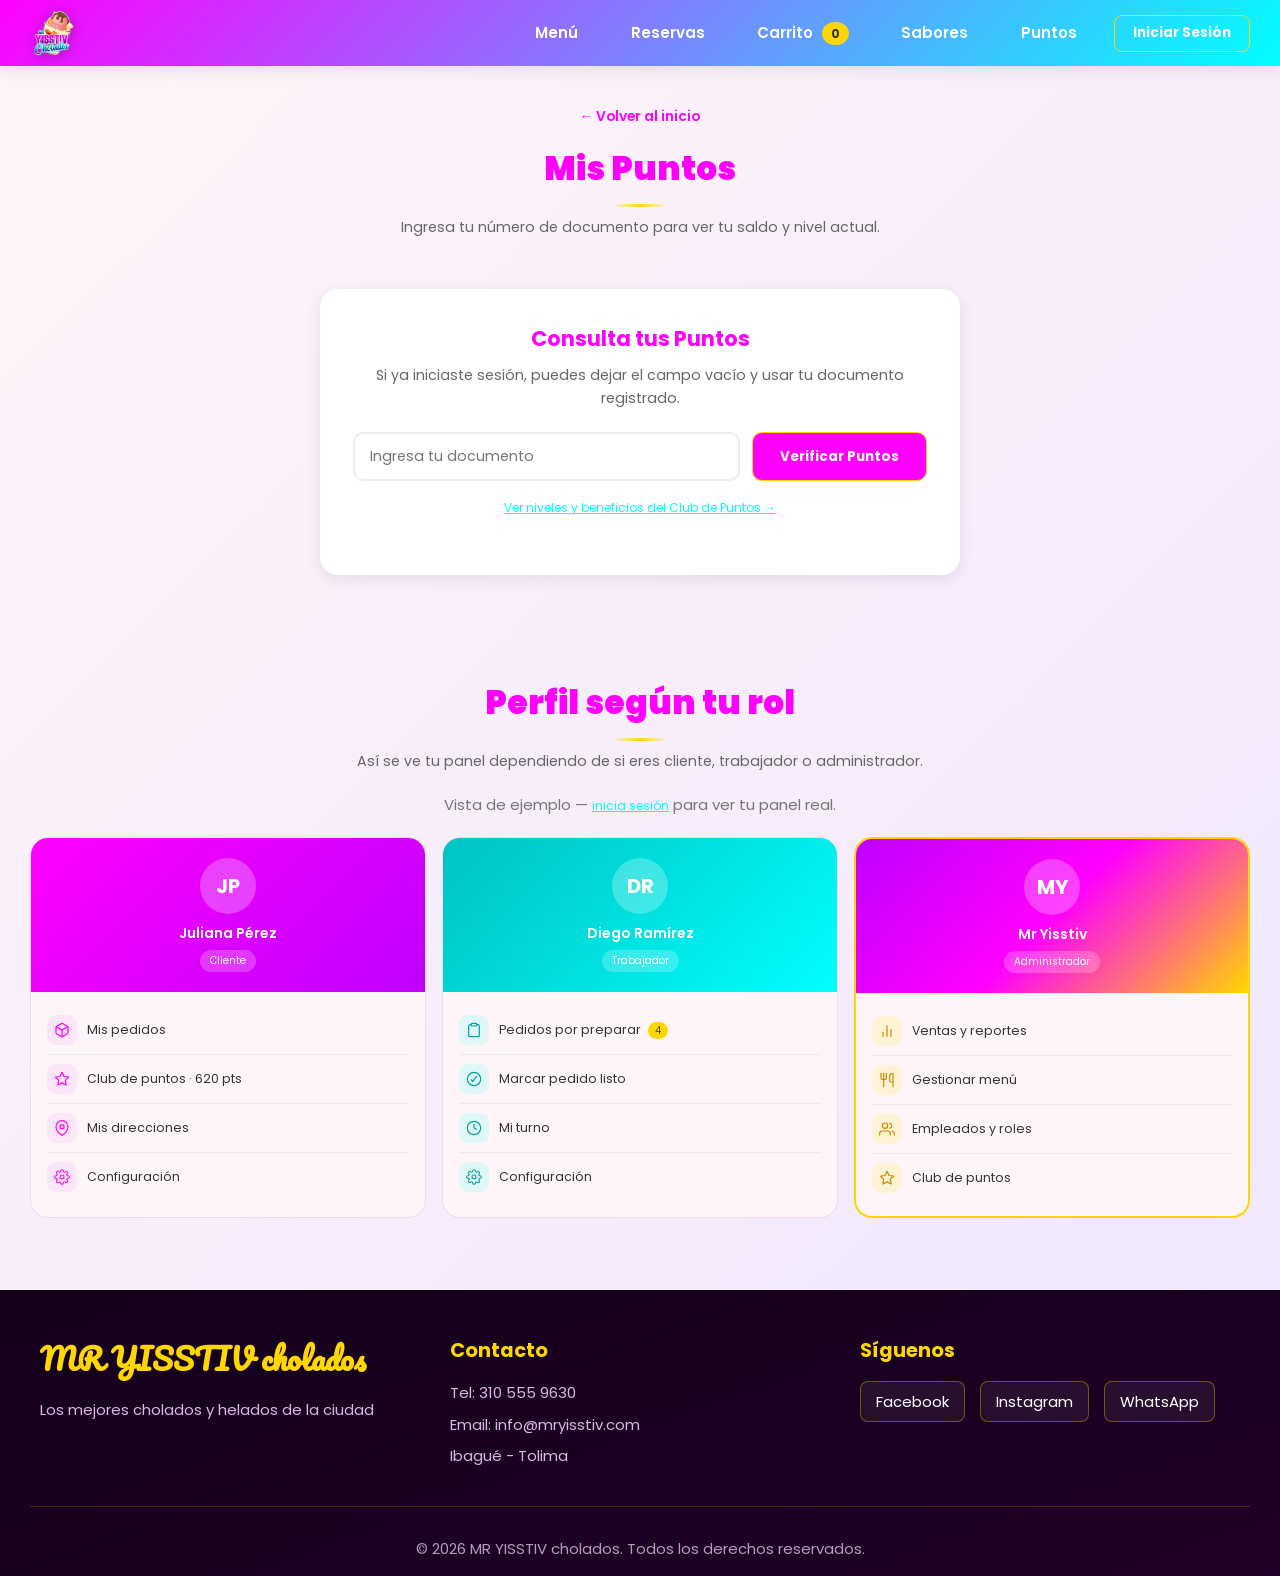
<file: frontend/puntos.html>
<!DOCTYPE html>
<html lang="es">
<head>
    <meta charset="UTF-8">
    <meta name="viewport" content="width=device-width, initial-scale=1.0">
    <title>Mis Puntos - MR YISSTIV cholados</title>
    <link rel="stylesheet" href="styles.css">
    <link href="https://fonts.googleapis.com/css2?family=Poppins:wght@300;400;600;700;900&family=Pacifico&family=Playfair+Display:ital,wght@0,600;0,700;1,600&display=swap" rel="stylesheet">
</head>
<body>
    <header class="header-principal">
        <div class="logo-container">
            <img src="imagenes/logo.png" alt="MR YISSTIV Cholados" class="logo-imagen">
        </div>
        <nav class="navegacion">
            <a href="index.html#tienda" class="nav-link">Menú</a>
            <a href="index.html#modulo-reservas" class="nav-link">Reservas</a>
            <a href="tienda.html" class="nav-link">Carrito <span class="badge-carrito" id="contador-carrito">0</span></a>
            <a href="sabores.html" class="nav-link">Sabores</a>
            <a href="puntos.html" class="nav-link">Puntos</a>
            <button class="nav-sesion" id="btn-nav-sesion" onclick="alTocarBotonSesion()">Iniciar Sesión</button>
        </nav>
        <button class="btn-menu-movil" id="btn-menu-movil">☰</button>
    </header>

    <div class="pagina-encabezado">
        <a href="index.html#modulo-club-puntos" class="volver-enlace">&larr; Volver al inicio</a>
        <h2 class="titulo-seccion">Mis Puntos</h2>
        <p class="descripcion-seccion">Ingresa tu número de documento para ver tu saldo y nivel actual.</p>
    </div>

    <main>
        <section class="pagina-puntos">
            <div class="consulta-puntos">
                <h3>Consulta tus Puntos</h3>
                <p>Si ya iniciaste sesión, puedes dejar el campo vacío y usar tu documento registrado.</p>
                <div class="consulta-input">
                    <input type="text" id="documento-cliente" placeholder="Ingresa tu documento">
                    <button type="button" onclick="consultarFidelidad()" class="btn-consultar">Verificar Puntos</button>
                </div>
                <div id="resultado-fidelizacion" class="resultado-fidelizacion"></div>
                <p style="margin-top:1rem;"><a href="index.html#modulo-club-puntos" class="modal-enlace" style="display:inline;width:auto;margin:0;">Ver niveles y beneficios del Club de Puntos →</a></p>
            </div>
        </section>

        <section class="seccion-catalogo">
            <h2 class="titulo-seccion">Perfil según tu rol</h2>
            <p class="descripcion-seccion">Así se ve tu panel dependiendo de si eres cliente, trabajador o administrador.</p>

            <div id="perfil-real" class="perfil-grid" style="display:none;"></div>

            <div id="perfil-demo">
                <p class="perfil-demo-nota">Vista de ejemplo — <button type="button" class="modal-enlace" style="display:inline;width:auto;margin:0;" onclick="abrirModal('modal-login')">inicia sesión</button> para ver tu panel real.</p>
                <div class="perfil-grid">

                <div class="perfil-tarjeta rol-cliente">
                    <div class="perfil-cabecera">
                        <div class="perfil-avatar">JP</div>
                        <p class="perfil-nombre">Juliana Pérez</p>
                        <span class="perfil-badge-rol">Cliente</span>
                    </div>
                    <div class="perfil-menu">
                        <div class="perfil-menu-item"><span class="perfil-menu-icono"><svg viewBox="0 0 24 24" fill="none" stroke="currentColor" stroke-width="1.8" stroke-linecap="round" stroke-linejoin="round"><path d="M21 16V8a2 2 0 0 0-1-1.73l-7-4a2 2 0 0 0-2 0l-7 4A2 2 0 0 0 3 8v8a2 2 0 0 0 1 1.73l7 4a2 2 0 0 0 2 0l7-4A2 2 0 0 0 21 16z"/><polyline points="3.27 6.96 12 12.01 20.73 6.96"/><line x1="12" y1="22.08" x2="12" y2="12"/></svg></span><span>Mis pedidos</span></div>
                        <div class="perfil-menu-item"><span class="perfil-menu-icono"><svg viewBox="0 0 24 24" fill="none" stroke="currentColor" stroke-width="1.8" stroke-linecap="round" stroke-linejoin="round"><polygon points="12 2 15.09 8.26 22 9.27 17 14.14 18.18 21.02 12 17.77 5.82 21.02 7 14.14 2 9.27 8.91 8.26 12 2"/></svg></span><span>Club de puntos · 620 pts</span></div>
                        <div class="perfil-menu-item"><span class="perfil-menu-icono"><svg viewBox="0 0 24 24" fill="none" stroke="currentColor" stroke-width="1.8" stroke-linecap="round" stroke-linejoin="round"><path d="M21 10c0 7-9 13-9 13s-9-6-9-13a9 9 0 0 1 18 0z"/><circle cx="12" cy="10" r="3"/></svg></span><span>Mis direcciones</span></div>
                        <div class="perfil-menu-item"><span class="perfil-menu-icono"><svg viewBox="0 0 24 24" fill="none" stroke="currentColor" stroke-width="1.6" stroke-linecap="round" stroke-linejoin="round"><circle cx="12" cy="12" r="3"/><path d="M19.4 15a1.65 1.65 0 0 0 .33 1.82l.06.06a2 2 0 1 1-2.83 2.83l-.06-.06a1.65 1.65 0 0 0-1.82-.33 1.65 1.65 0 0 0-1 1.51V21a2 2 0 0 1-4 0v-.09A1.65 1.65 0 0 0 9 19.4a1.65 1.65 0 0 0-1.82.33l-.06.06a2 2 0 1 1-2.83-2.83l.06-.06a1.65 1.65 0 0 0 .33-1.82 1.65 1.65 0 0 0-1.51-1H3a2 2 0 0 1 0-4h.09A1.65 1.65 0 0 0 4.6 9a1.65 1.65 0 0 0-.33-1.82l-.06-.06a2 2 0 1 1 2.83-2.83l.06.06a1.65 1.65 0 0 0 1.82.33H9a1.65 1.65 0 0 0 1-1.51V3a2 2 0 0 1 4 0v.09a1.65 1.65 0 0 0 1 1.51 1.65 1.65 0 0 0 1.82-.33l.06-.06a2 2 0 1 1 2.83 2.83l-.06.06a1.65 1.65 0 0 0-.33 1.82V9a1.65 1.65 0 0 0 1.51 1H21a2 2 0 0 1 0 4h-.09a1.65 1.65 0 0 0-1.51 1z"/></svg></span><span>Configuración</span></div>
                    </div>
                </div>

                <div class="perfil-tarjeta rol-trabajador">
                    <div class="perfil-cabecera">
                        <div class="perfil-avatar">DR</div>
                        <p class="perfil-nombre">Diego Ramírez</p>
                        <span class="perfil-badge-rol">Trabajador</span>
                    </div>
                    <div class="perfil-menu">
                        <div class="perfil-menu-item"><span class="perfil-menu-icono"><svg viewBox="0 0 24 24" fill="none" stroke="currentColor" stroke-width="1.8" stroke-linecap="round" stroke-linejoin="round"><path d="M16 4h2a2 2 0 0 1 2 2v14a2 2 0 0 1-2 2H6a2 2 0 0 1-2-2V6a2 2 0 0 1 2-2h2"/><rect x="8" y="2" width="8" height="4" rx="1" ry="1"/></svg></span><span>Pedidos por preparar <span class="contador">4</span></span></div>
                        <div class="perfil-menu-item"><span class="perfil-menu-icono"><svg viewBox="0 0 24 24" fill="none" stroke="currentColor" stroke-width="1.8" stroke-linecap="round" stroke-linejoin="round"><circle cx="12" cy="12" r="10"/><polyline points="16 8 10 16 8 13"/></svg></span><span>Marcar pedido listo</span></div>
                        <div class="perfil-menu-item"><span class="perfil-menu-icono"><svg viewBox="0 0 24 24" fill="none" stroke="currentColor" stroke-width="1.8" stroke-linecap="round" stroke-linejoin="round"><circle cx="12" cy="12" r="10"/><polyline points="12 6 12 12 16 14"/></svg></span><span>Mi turno</span></div>
                        <div class="perfil-menu-item"><span class="perfil-menu-icono"><svg viewBox="0 0 24 24" fill="none" stroke="currentColor" stroke-width="1.6" stroke-linecap="round" stroke-linejoin="round"><circle cx="12" cy="12" r="3"/><path d="M19.4 15a1.65 1.65 0 0 0 .33 1.82l.06.06a2 2 0 1 1-2.83 2.83l-.06-.06a1.65 1.65 0 0 0-1.82-.33 1.65 1.65 0 0 0-1 1.51V21a2 2 0 0 1-4 0v-.09A1.65 1.65 0 0 0 9 19.4a1.65 1.65 0 0 0-1.82.33l-.06.06a2 2 0 1 1-2.83-2.83l.06-.06a1.65 1.65 0 0 0 .33-1.82 1.65 1.65 0 0 0-1.51-1H3a2 2 0 0 1 0-4h.09A1.65 1.65 0 0 0 4.6 9a1.65 1.65 0 0 0-.33-1.82l-.06-.06a2 2 0 1 1 2.83-2.83l.06.06a1.65 1.65 0 0 0 1.82.33H9a1.65 1.65 0 0 0 1-1.51V3a2 2 0 0 1 4 0v.09a1.65 1.65 0 0 0 1 1.51 1.65 1.65 0 0 0 1.82-.33l.06-.06a2 2 0 1 1 2.83 2.83l-.06.06a1.65 1.65 0 0 0-.33 1.82V9a1.65 1.65 0 0 0 1.51 1H21a2 2 0 0 1 0 4h-.09a1.65 1.65 0 0 0-1.51 1z"/></svg></span><span>Configuración</span></div>
                    </div>
                </div>

                <div class="perfil-tarjeta rol-admin">
                    <div class="perfil-cabecera">
                        <div class="perfil-avatar">MY</div>
                        <p class="perfil-nombre">Mr Yisstiv</p>
                        <span class="perfil-badge-rol">Administrador</span>
                    </div>
                    <div class="perfil-menu">
                        <div class="perfil-menu-item"><span class="perfil-menu-icono"><svg viewBox="0 0 24 24" fill="none" stroke="currentColor" stroke-width="1.8" stroke-linecap="round" stroke-linejoin="round"><line x1="18" y1="20" x2="18" y2="10"/><line x1="12" y1="20" x2="12" y2="4"/><line x1="6" y1="20" x2="6" y2="14"/></svg></span><span>Ventas y reportes</span></div>
                        <div class="perfil-menu-item"><span class="perfil-menu-icono"><svg viewBox="0 0 24 24" fill="none" stroke="currentColor" stroke-width="1.8" stroke-linecap="round" stroke-linejoin="round"><path d="M3 2v7c0 1.1.9 2 2 2h4a2 2 0 0 0 2-2V2"/><path d="M7 2v20"/><path d="M21 15V2a5 5 0 0 0-5 5v6c0 1.1.9 2 2 2h3zm0 0v7"/></svg></span><span>Gestionar menú</span></div>
                        <div class="perfil-menu-item"><span class="perfil-menu-icono"><svg viewBox="0 0 24 24" fill="none" stroke="currentColor" stroke-width="1.8" stroke-linecap="round" stroke-linejoin="round"><path d="M17 21v-2a4 4 0 0 0-4-4H5a4 4 0 0 0-4 4v2"/><circle cx="9" cy="7" r="4"/><path d="M23 21v-2a4 4 0 0 0-3-3.87"/><path d="M16 3.13a4 4 0 0 1 0 7.75"/></svg></span><span>Empleados y roles</span></div>
                        <div class="perfil-menu-item"><span class="perfil-menu-icono"><svg viewBox="0 0 24 24" fill="none" stroke="currentColor" stroke-width="1.8" stroke-linecap="round" stroke-linejoin="round"><polygon points="12 2 15.09 8.26 22 9.27 17 14.14 18.18 21.02 12 17.77 5.82 21.02 7 14.14 2 9.27 8.91 8.26 12 2"/></svg></span><span>Club de puntos</span></div>
                    </div>
                </div>

                </div>
            </div>
        </section>
    </main>

    <footer class="footer">
        <div class="footer-contenido">
            <div class="footer-info">
                <h3>MR YISSTIV cholados</h3>
                <p>Los mejores cholados y helados de la ciudad</p>
            </div>
            <div class="footer-contacto">
                <h4>Contacto</h4>
                <p>Tel: <span id="footer-telefono">300 123 4567</span></p>
                <p>Email: <span id="footer-email">info@mryisstiv.com</span></p>
                <p id="footer-ciudad">Ibague - Tolima</p>
            </div>
            <div class="footer-redes">
                <h4>Síguenos</h4>
                <div class="redes-sociales">
                    <a href="#" class="red-social">Facebook</a>
                    <a href="#" class="red-social">Instagram</a>
                    <a href="#" class="red-social">WhatsApp</a>
                </div>
            </div>
        </div>
        <div class="footer-bottom">
            <p>&copy; 2026 MR YISSTIV cholados. Todos los derechos reservados.</p>
        </div>
    </footer>

    <!-- NOTIFICACIÓN -->
    <div id="notificacion" class="notificacion"></div>

    <!-- ============================================ -->
    <!-- SEGUIMIENTO DE PEDIDO (ventana emergente, reutilizable desde el perfil) -->
    <!-- ============================================ -->
    <div class="modal-overlay" id="modal-seguimiento-pedido">
        <div class="modal-caja pedido-listo-caja">
            <button class="modal-cerrar" onclick="cerrarModal('modal-seguimiento-pedido')" aria-label="Cerrar">&times;</button>
            <div class="pedido-listo-cabecera">
                <span>Tu pedido</span>
                <span class="pedido-listo-badge" id="pedido-listo-numero">#00000</span>
            </div>
            <div class="pedido-listo-cuerpo">
                <div class="pedido-listo-estado">
                    <div class="pedido-listo-estado-icono" id="pedido-listo-estado-icono">✓</div>
                    <div>
                        <h4 id="pedido-listo-estado-titulo">Pedido confirmado</h4>
                        <p id="pedido-listo-estado-texto">Puedes recogerlo o esperar el domicilio</p>
                    </div>
                </div>
                <div class="pedido-timeline" id="pedido-timeline"></div>
                <div class="pedido-listo-lista" id="pedido-listo-items"></div>
                <div class="pedido-listo-total">
                    <span>Total</span>
                    <span id="pedido-listo-total-valor">$0</span>
                </div>
                <button class="btn-ver-seguimiento" onclick="pedirActualizacionDomicilio()">Ver seguimiento del domicilio</button>
            </div>
        </div>
    </div>

    <!-- ============================================ -->
    <!-- PANTALLA 1: INICIO DE SESIÓN -->
    <!-- ============================================ -->
    <div class="modal-overlay" id="modal-login">
        <div class="modal-caja">
            <button class="modal-cerrar" onclick="cerrarModal('modal-login')" aria-label="Cerrar">&times;</button>
            <div class="modal-logo">
                <div class="modal-logo-titulo">MR YISSTIV</div>
                <div class="modal-logo-subtitulo">cholados</div>
            </div>
            <h2 class="modal-titulo">Bienvenidos</h2>
            <form id="form-login">
                <div class="campo">
                    <label for="login-documento">Documento o correo</label>
                    <input type="text" id="login-documento" placeholder="Ej. 1098765432 o tu@correo.com" required>
                </div>
                <div class="campo campo-password">
                    <label for="login-password">Contraseña</label>
                    <input type="password" id="login-password" placeholder="Tu contraseña" required>
                    <button type="button" class="btn-ver-password" onclick="alternarVerPassword('login-password', this)" aria-label="Mostrar u ocultar contraseña">👁️</button>
                </div>
                <button type="submit" class="modal-btn-principal">Entrar</button>
                <button type="button" class="modal-enlace" onclick="mostrarError('Para recuperar tu contraseña, comunícate con nosotros por WhatsApp al 310 555 9630.', 'modal-login')">¿Olvidaste tu contraseña?</button>
            </form>
            <p class="modal-pie">¿No tienes cuenta? <button type="button" onclick="cambiarModal('modal-login','modal-registro')">Regístrate aquí</button></p>
        </div>
    </div>

    <!-- ============================================ -->
    <!-- PANTALLA 2: REGISTRO DE USUARIOS -->
    <!-- ============================================ -->
    <div class="modal-overlay" id="modal-registro">
        <div class="modal-caja">
            <button class="modal-cerrar" onclick="cerrarModal('modal-registro')" aria-label="Cerrar">&times;</button>
            <div class="modal-logo">
                <div class="modal-logo-titulo">MR YISSTIV</div>
                <div class="modal-logo-subtitulo">cholados</div>
            </div>
            <h2 class="modal-titulo">Crear mi cuenta</h2>
            <form id="form-registro">
                <div class="campo">
                    <label for="registro-nombres">Nombres</label>
                    <input type="text" id="registro-nombres" placeholder="Ej. Harry Edward" required>
                </div>
                <div class="campo">
                    <label for="registro-apellidos">Apellidos</label>
                    <input type="text" id="registro-apellidos" placeholder="Ej. Styles Payne" required>
                </div>
                <div class="campo">
                    <label for="registro-cedula">Número de cédula</label>
                    <input type="text" id="registro-cedula" placeholder="Solo números" inputmode="numeric" required>
                </div>
                <div class="campo">
                    <label for="registro-correo">Correo electrónico</label>
                    <input type="email" id="registro-correo" placeholder="Ej. tu@correo.com" required>
                </div>
                <div class="campo">
                    <label for="registro-telefono">Teléfono</label>
                    <input type="tel" id="registro-telefono" placeholder="Ej. 3001234567" required>
                </div>
                <div class="campo">
                    <label for="registro-nacimiento">Fecha de nacimiento</label>
                    <input type="date" id="registro-nacimiento" required>
                </div>
                <div class="campo campo-password">
                    <label for="registro-password">Contraseña</label>
                    <input type="password" id="registro-password" placeholder="Mínimo 8 caracteres, 1 mayúscula y 1 número" required minlength="8" pattern="(?=.*[A-Z])(?=.*[0-9]).{8,}" title="Mínimo 8 caracteres, incluyendo una mayúscula y un número">
                    <button type="button" class="btn-ver-password" onclick="alternarVerPassword('registro-password', this)" aria-label="Mostrar u ocultar contraseña">👁️</button>
                </div>
                <button type="submit" class="modal-btn-principal">Registrarme</button>
            </form>
            <p class="modal-pie">¿Ya tienes cuenta? <button type="button" onclick="cambiarModal('modal-registro','modal-login')">Ya tengo cuenta</button></p>
        </div>
    </div>

    <!-- ============================================ -->
    <!-- PANTALLA 3: MENSAJES DE ERROR -->
    <!-- ============================================ -->
    <div class="modal-overlay" id="modal-error">
        <div class="modal-caja">
            <button class="modal-cerrar" onclick="cerrarModal('modal-error')" aria-label="Cerrar">&times;</button>
            <div class="modal-error-icono">⚠️</div>
            <h2 class="modal-error-titulo">¡Oops! Algo salió mal</h2>
            <p class="modal-error-mensaje" id="modal-error-mensaje">Explicación del problema.</p>
            <div class="modal-error-acciones">
                <button type="button" class="modal-btn-principal" id="btn-error-reintentar" onclick="reintentarDesdeError()">Intentar de nuevo</button>
                <button type="button" class="modal-btn-secundario" onclick="cerrarModal('modal-error'); cerrarTodosLosModales(); window.scrollTo({top:0, behavior:'smooth'});">Volver al inicio</button>
            </div>
        </div>
    </div>

    

    <script src="app.js"></script>
    <script>
        // Comodidad: si hay sesión iniciada, precarga el documento automáticamente
        (function () {
            const sesion = obtenerSesionActual();
            const campo = document.getElementById('documento-cliente');
            if (sesion && campo) {
                campo.value = sesion.documento;
            }
        })();
    </script>
</body>
</html>
</file>
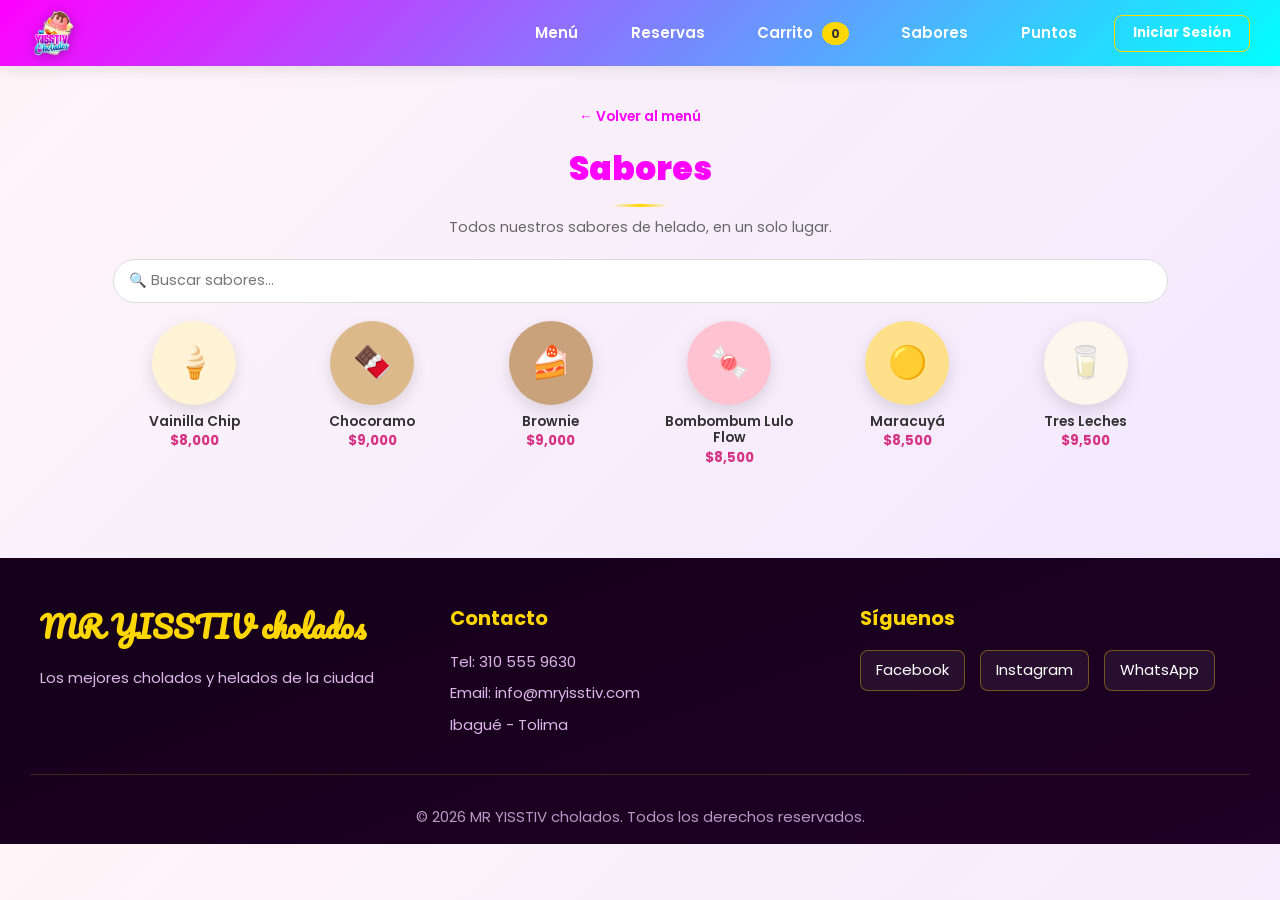
<file: frontend/sabores.html>
<!DOCTYPE html>
<html lang="es">
<head>
    <meta charset="UTF-8">
    <meta name="viewport" content="width=device-width, initial-scale=1.0">
    <title>Sabores - MR YISSTIV cholados</title>
    <link rel="stylesheet" href="styles.css">
    <link href="https://fonts.googleapis.com/css2?family=Poppins:wght@300;400;600;700;900&family=Pacifico&family=Playfair+Display:ital,wght@0,600;0,700;1,600&display=swap" rel="stylesheet">
</head>
<body>
    <header class="header-principal">
        <div class="logo-container">
            <img src="imagenes/logo.png" alt="MR YISSTIV Cholados" class="logo-imagen">
        </div>
        <nav class="navegacion">
            <a href="index.html#tienda" class="nav-link">Menú</a>
            <a href="index.html#modulo-reservas" class="nav-link">Reservas</a>
            <a href="tienda.html" class="nav-link">Carrito <span class="badge-carrito" id="contador-carrito">0</span></a>
            <a href="sabores.html" class="nav-link">Sabores</a>
            <a href="puntos.html" class="nav-link">Puntos</a>
            <button class="nav-sesion" id="btn-nav-sesion" onclick="alTocarBotonSesion()">Iniciar Sesión</button>
        </nav>
        <button class="btn-menu-movil" id="btn-menu-movil">☰</button>
    </header>

    <div class="pagina-encabezado">
        <a href="index.html#tienda" class="volver-enlace">&larr; Volver al menú</a>
        <h2 class="titulo-seccion">Sabores</h2>
        <p class="descripcion-seccion">Todos nuestros sabores de helado, en un solo lugar.</p>
    </div>

    <main>
        <section class="pagina-sabores">
            <div class="sabores-toolbar">
                <input type="text" id="buscador-sabores" class="sabores-buscador" placeholder="🔍 Buscar sabores...">
                <button type="button" class="btn-agregar-sabor solo-gestor" style="display:none;" onclick="abrirModalSabor()">+ Agregar sabor</button>
            </div>

            <p class="sabores-nota solo-gestor" style="display:none;">Estás viendo el modo de gestión: puedes editar ✏️ o eliminar 🗑️ cualquier sabor.</p>

            <div id="grid-sabores" class="sabores-grid"></div>
        </section>
    </main>

    <footer class="footer">
        <div class="footer-contenido">
            <div class="footer-info">
                <h3>MR YISSTIV cholados</h3>
                <p>Los mejores cholados y helados de la ciudad</p>
            </div>
            <div class="footer-contacto">
                <h4>Contacto</h4>
                <p>Tel: <span id="footer-telefono">300 123 4567</span></p>
                <p>Email: <span id="footer-email">info@mryisstiv.com</span></p>
                <p id="footer-ciudad">Ibague - Tolima</p>
            </div>
            <div class="footer-redes">
                <h4>Síguenos</h4>
                <div class="redes-sociales">
                    <a href="#" class="red-social">Facebook</a>
                    <a href="#" class="red-social">Instagram</a>
                    <a href="#" class="red-social">WhatsApp</a>
                </div>
            </div>
        </div>
        <div class="footer-bottom">
            <p>&copy; 2026 MR YISSTIV cholados. Todos los derechos reservados.</p>
        </div>
    </footer>

    <!-- NOTIFICACIÓN -->
    <div id="notificacion" class="notificacion"></div>

    <!-- ============================================ -->
    <!-- MODAL: AGREGAR / EDITAR SABOR (solo trabajador/admin) -->
    <!-- ============================================ -->
    <div class="modal-overlay" id="modal-sabor">
        <div class="modal-caja">
            <button class="modal-cerrar" onclick="cerrarModal('modal-sabor')" aria-label="Cerrar">&times;</button>
            <h2 class="modal-titulo" id="modal-sabor-titulo">Agregar sabor</h2>
            <form id="form-sabor">
                <div class="campo">
                    <label for="sabor-nombre">Nombre del sabor</label>
                    <input type="text" id="sabor-nombre" placeholder="Ej. Mora Azul" required>
                </div>
                <div class="campo">
                    <label for="sabor-precio">Precio</label>
                    <input type="number" id="sabor-precio" placeholder="Ej. 10000" min="1" required>
                </div>
                <div class="grupo-campos">
                    <div class="campo">
                        <label for="sabor-icono">Emoji (opcional)</label>
                        <input type="text" id="sabor-icono" placeholder="🍨" maxlength="2">
                    </div>
                    <div class="campo">
                        <label for="sabor-color">Color</label>
                        <input type="color" id="sabor-color" value="#ff00ff">
                    </div>
                </div>
                <button type="submit" class="modal-btn-principal">Guardar sabor</button>
            </form>
        </div>
    </div>

    <!-- ============================================ -->
    <!-- PANTALLA 1: INICIO DE SESIÓN -->
    <!-- ============================================ -->
    <div class="modal-overlay" id="modal-login">
        <div class="modal-caja">
            <button class="modal-cerrar" onclick="cerrarModal('modal-login')" aria-label="Cerrar">&times;</button>
            <div class="modal-logo">
                <div class="modal-logo-titulo">MR YISSTIV</div>
                <div class="modal-logo-subtitulo">cholados</div>
            </div>
            <h2 class="modal-titulo">Bienvenidos</h2>
            <form id="form-login">
                <div class="campo">
                    <label for="login-documento">Documento o correo</label>
                    <input type="text" id="login-documento" placeholder="Ej. 1098765432 o tu@correo.com" required>
                </div>
                <div class="campo campo-password">
                    <label for="login-password">Contraseña</label>
                    <input type="password" id="login-password" placeholder="Tu contraseña" required>
                    <button type="button" class="btn-ver-password" onclick="alternarVerPassword('login-password', this)" aria-label="Mostrar u ocultar contraseña">👁️</button>
                </div>
                <button type="submit" class="modal-btn-principal">Entrar</button>
                <button type="button" class="modal-enlace" onclick="mostrarError('Para recuperar tu contraseña, comunícate con nosotros por WhatsApp al 310 555 9630.', 'modal-login')">¿Olvidaste tu contraseña?</button>
            </form>
            <p class="modal-pie">¿No tienes cuenta? <button type="button" onclick="cambiarModal('modal-login','modal-registro')">Regístrate aquí</button></p>
        </div>
    </div>

    <!-- ============================================ -->
    <!-- PANTALLA 2: REGISTRO DE USUARIOS -->
    <!-- ============================================ -->
    <div class="modal-overlay" id="modal-registro">
        <div class="modal-caja">
            <button class="modal-cerrar" onclick="cerrarModal('modal-registro')" aria-label="Cerrar">&times;</button>
            <div class="modal-logo">
                <div class="modal-logo-titulo">MR YISSTIV</div>
                <div class="modal-logo-subtitulo">cholados</div>
            </div>
            <h2 class="modal-titulo">Crear mi cuenta</h2>
            <form id="form-registro">
                <div class="campo">
                    <label for="registro-nombres">Nombres</label>
                    <input type="text" id="registro-nombres" placeholder="Ej. Harry Edward" required>
                </div>
                <div class="campo">
                    <label for="registro-apellidos">Apellidos</label>
                    <input type="text" id="registro-apellidos" placeholder="Ej. Styles Payne" required>
                </div>
                <div class="campo">
                    <label for="registro-cedula">Número de cédula</label>
                    <input type="text" id="registro-cedula" placeholder="Solo números" inputmode="numeric" required>
                </div>
                <div class="campo">
                    <label for="registro-correo">Correo electrónico</label>
                    <input type="email" id="registro-correo" placeholder="Ej. tu@correo.com" required>
                </div>
                <div class="campo">
                    <label for="registro-telefono">Teléfono</label>
                    <input type="tel" id="registro-telefono" placeholder="Ej. 3001234567" required>
                </div>
                <div class="campo">
                    <label for="registro-nacimiento">Fecha de nacimiento</label>
                    <input type="date" id="registro-nacimiento" required>
                </div>
                <div class="campo campo-password">
                    <label for="registro-password">Contraseña</label>
                    <input type="password" id="registro-password" placeholder="Mínimo 8 caracteres, 1 mayúscula y 1 número" required minlength="8" pattern="(?=.*[A-Z])(?=.*[0-9]).{8,}" title="Mínimo 8 caracteres, incluyendo una mayúscula y un número">
                    <button type="button" class="btn-ver-password" onclick="alternarVerPassword('registro-password', this)" aria-label="Mostrar u ocultar contraseña">👁️</button>
                </div>
                <button type="submit" class="modal-btn-principal">Registrarme</button>
            </form>
            <p class="modal-pie">¿Ya tienes cuenta? <button type="button" onclick="cambiarModal('modal-registro','modal-login')">Ya tengo cuenta</button></p>
        </div>
    </div>

    <!-- ============================================ -->
    <!-- PANTALLA 3: MENSAJES DE ERROR -->
    <!-- ============================================ -->
    <div class="modal-overlay" id="modal-error">
        <div class="modal-caja">
            <button class="modal-cerrar" onclick="cerrarModal('modal-error')" aria-label="Cerrar">&times;</button>
            <div class="modal-error-icono">⚠️</div>
            <h2 class="modal-error-titulo">¡Oops! Algo salió mal</h2>
            <p class="modal-error-mensaje" id="modal-error-mensaje">Explicación del problema.</p>
            <div class="modal-error-acciones">
                <button type="button" class="modal-btn-principal" id="btn-error-reintentar" onclick="reintentarDesdeError()">Intentar de nuevo</button>
                <button type="button" class="modal-btn-secundario" onclick="cerrarModal('modal-error'); cerrarTodosLosModales(); window.scrollTo({top:0, behavior:'smooth'});">Volver al inicio</button>
            </div>
        </div>
    </div>

    <script src="app.js"></script>
</body>
</html>
</file>
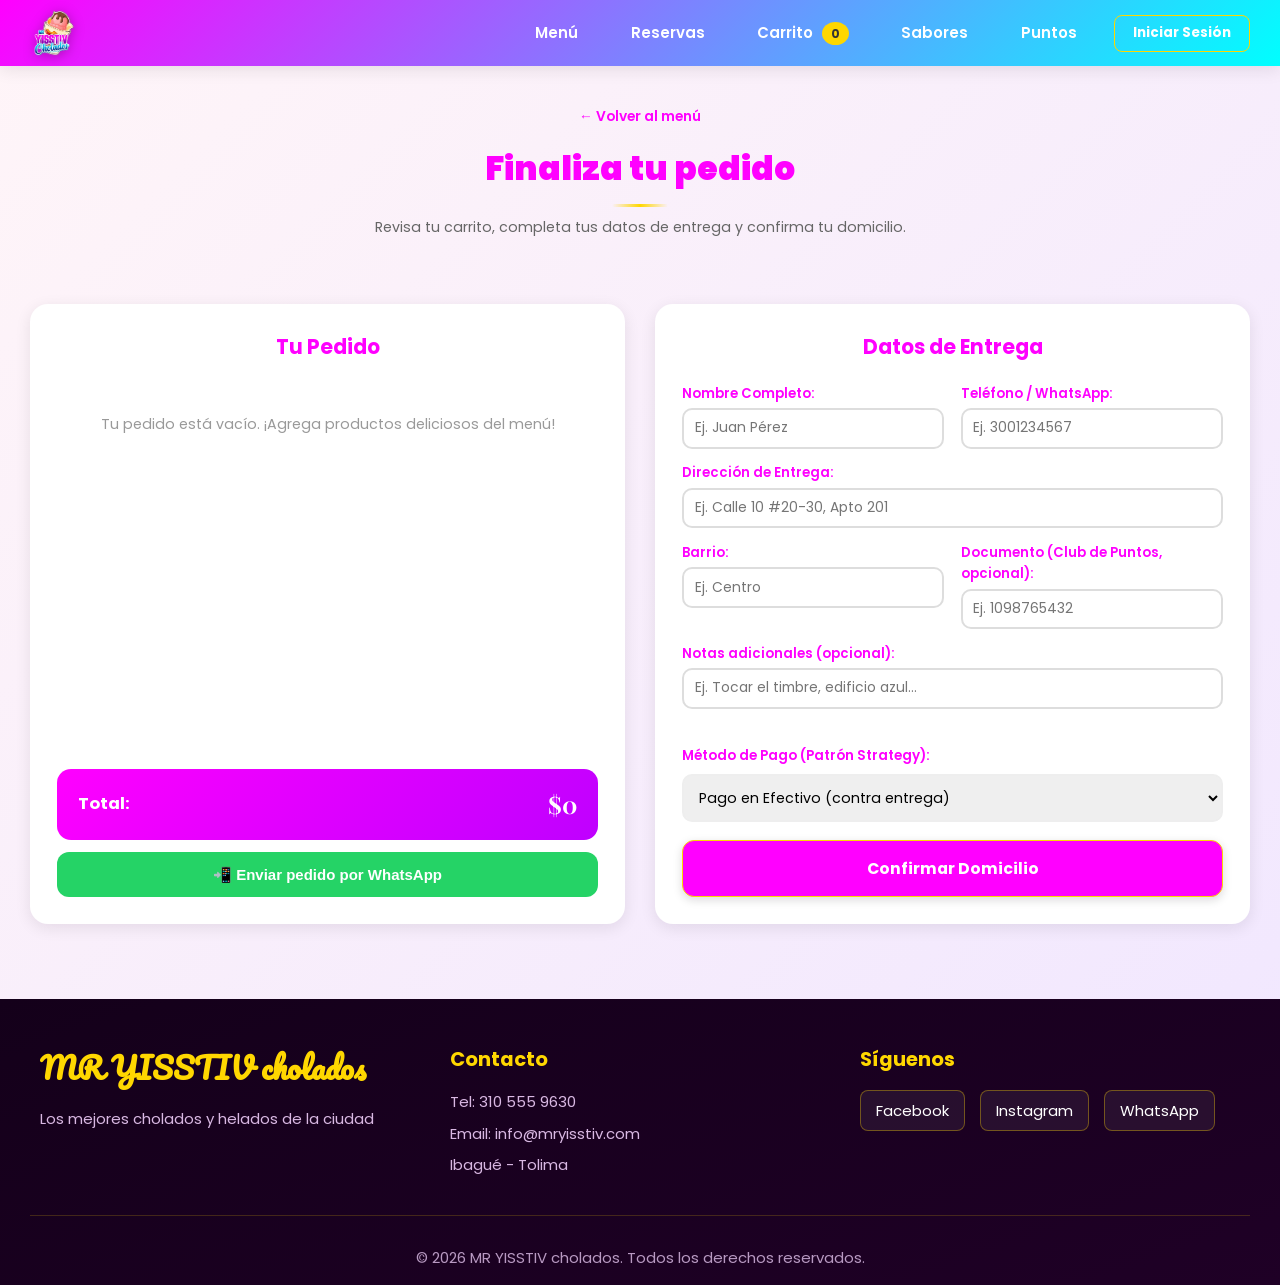
<file: frontend/tienda.html>
<!DOCTYPE html>
<html lang="es">
<head>
    <meta charset="UTF-8">
    <meta name="viewport" content="width=device-width, initial-scale=1.0">
    <title>Tienda - MR YISSTIV cholados</title>
    <link rel="stylesheet" href="styles.css">
    <link href="https://fonts.googleapis.com/css2?family=Poppins:wght@300;400;600;700;900&family=Pacifico&family=Playfair+Display:ital,wght@0,600;0,700;1,600&display=swap" rel="stylesheet">
</head>
<body>
    <header class="header-principal">
        <div class="logo-container">
            <img src="imagenes/logo.png" alt="MR YISSTIV Cholados" class="logo-imagen">
        </div>
        <nav class="navegacion">
            <a href="index.html#tienda" class="nav-link">Menú</a>
            <a href="index.html#modulo-reservas" class="nav-link">Reservas</a>
            <a href="tienda.html" class="nav-link">Carrito <span class="badge-carrito" id="contador-carrito">0</span></a>
            <a href="sabores.html" class="nav-link">Sabores</a>
            <a href="puntos.html" class="nav-link">Puntos</a>
            <button class="nav-sesion" id="btn-nav-sesion" onclick="alTocarBotonSesion()">Iniciar Sesión</button>
        </nav>
        <button class="btn-menu-movil" id="btn-menu-movil">☰</button>
    </header>

    <div class="pagina-encabezado">
        <a href="index.html#tienda" class="volver-enlace">&larr; Volver al menú</a>
        <h2 class="titulo-seccion">Finaliza tu pedido</h2>
        <p class="descripcion-seccion">Revisa tu carrito, completa tus datos de entrega y confirma tu domicilio.</p>
        <div id="promo-banner" class="promo-banner" style="display:none;"></div>
    </div>

    <main>
        <section class="pagina-tienda">
            <div class="modal-overlay" id="modal-seguimiento-pedido">
                <div class="modal-caja pedido-listo-caja">
                    <button class="modal-cerrar" onclick="cerrarModal('modal-seguimiento-pedido')" aria-label="Cerrar">&times;</button>
                    <div class="pedido-listo-cabecera">
                        <span>Tu pedido</span>
                        <span class="pedido-listo-badge" id="pedido-listo-numero">#00000</span>
                    </div>
                    <div class="pedido-listo-cuerpo">
                        <div class="pedido-listo-estado">
                            <div class="pedido-listo-estado-icono" id="pedido-listo-estado-icono">✓</div>
                            <div>
                                <h4 id="pedido-listo-estado-titulo">Pedido confirmado</h4>
                                <p id="pedido-listo-estado-texto">Puedes recogerlo o esperar el domicilio</p>
                            </div>
                        </div>
                        <div class="pedido-timeline" id="pedido-timeline"></div>
                        <div class="pedido-listo-lista" id="pedido-listo-items"></div>
                        <div class="pedido-listo-total">
                            <span>Total</span>
                            <span id="pedido-listo-total-valor">$0</span>
                        </div>
                        <button class="btn-ver-seguimiento" onclick="pedirActualizacionDomicilio()">Ver seguimiento del domicilio</button>
                    </div>
                </div>
            </div>

            <div class="tienda-grid">
                <!-- Resumen del pedido -->
                <div class="resumen-pedido">
                    <h3>Tu Pedido</h3>
                    <div id="items-carrito" class="contenedor-carrito">
                        <p class="carrito-vacio">Tu pedido está vacío. ¡Agrega productos deliciosos del menú!</p>
                    </div>
                    <div class="total-pedido">
                        <span>Total:</span>
                        <span class="total-valor">$<span id="total-valor">0</span></span>
                    </div>
                    <button type="button" class="btn-whatsapp-pedido" onclick="enviarPedidoPorWhatsApp()">
                        📲 Enviar pedido por WhatsApp
                    </button>
                </div>

                <!-- Datos de entrega -->
                <div class="datos-entrega">
                    <h3>Datos de Entrega</h3>
                    <form id="form-domicilio" class="formulario-domicilio">
                        <div class="grupo-campos">
                            <div class="campo">
                                <label for="nombre-entrega">Nombre Completo:</label>
                                <input type="text" id="nombre-entrega" placeholder="Ej. Juan Pérez" required>
                            </div>
                            <div class="campo">
                                <label for="telefono-entrega">Teléfono / WhatsApp:</label>
                                <input type="tel" id="telefono-entrega" placeholder="Ej. 3001234567" required>
                            </div>
                            <div class="campo campo-completo">
                                <label for="direccion-entrega">Dirección de Entrega:</label>
                                <input type="text" id="direccion-entrega" placeholder="Ej. Calle 10 #20-30, Apto 201" required>
                            </div>
                            <div class="campo">
                                <label for="barrio-entrega">Barrio:</label>
                                <input type="text" id="barrio-entrega" placeholder="Ej. Centro" required>
                            </div>
                            <div class="campo">
                                <label for="documento-entrega">Documento (Club de Puntos, opcional):</label>
                                <input type="text" id="documento-entrega" placeholder="Ej. 1098765432">
                            </div>
                            <div class="campo campo-completo">
                                <label for="notas-entrega">Notas adicionales (opcional):</label>
                                <input type="text" id="notas-entrega" placeholder="Ej. Tocar el timbre, edificio azul...">
                            </div>
                        </div>

                        <div class="metodo-pago">
                            <label for="estrategia-pago">Método de Pago (Patrón Strategy):</label>
                            <select id="estrategia-pago">
                                <option value="PagoEfectivo">Pago en Efectivo (contra entrega)</option>
                                <option value="PagoTarjeta">Tarjeta de Crédito / Débito</option>
                                <option value="PagoNequi">Nequi</option>
                                <option value="PagoDaviplata">Daviplata</option>
                            </select>
                        </div>
                        <button type="submit" class="btn-pagar">Confirmar Domicilio</button>
                    </form>
                </div>
            </div>
        </section>
    </main>

    <footer class="footer">
        <div class="footer-contenido">
            <div class="footer-info">
                <h3>MR YISSTIV cholados</h3>
                <p>Los mejores cholados y helados de la ciudad</p>
            </div>
            <div class="footer-contacto">
                <h4>Contacto</h4>
                <p>Tel: <span id="footer-telefono">300 123 4567</span></p>
                <p>Email: <span id="footer-email">info@mryisstiv.com</span></p>
                <p id="footer-ciudad">Ibague - Tolima</p>
            </div>
            <div class="footer-redes">
                <h4>Síguenos</h4>
                <div class="redes-sociales">
                    <a href="#" class="red-social">Facebook</a>
                    <a href="#" class="red-social">Instagram</a>
                    <a href="#" class="red-social">WhatsApp</a>
                </div>
            </div>
        </div>
        <div class="footer-bottom">
            <p>&copy; 2026 MR YISSTIV cholados. Todos los derechos reservados.</p>
        </div>
    </footer>

    <!-- NOTIFICACIÓN -->
    <div id="notificacion" class="notificacion"></div>

    <!-- ============================================ -->
    <!-- PANTALLA 1: INICIO DE SESIÓN -->
    <!-- ============================================ -->
    <div class="modal-overlay" id="modal-login">
        <div class="modal-caja">
            <button class="modal-cerrar" onclick="cerrarModal('modal-login')" aria-label="Cerrar">&times;</button>
            <div class="modal-logo">
                <div class="modal-logo-titulo">MR YISSTIV</div>
                <div class="modal-logo-subtitulo">cholados</div>
            </div>
            <h2 class="modal-titulo">Bienvenidos</h2>
            <form id="form-login">
                <div class="campo">
                    <label for="login-documento">Documento o correo</label>
                    <input type="text" id="login-documento" placeholder="Ej. 1098765432 o tu@correo.com" required>
                </div>
                <div class="campo campo-password">
                    <label for="login-password">Contraseña</label>
                    <input type="password" id="login-password" placeholder="Tu contraseña" required>
                    <button type="button" class="btn-ver-password" onclick="alternarVerPassword('login-password', this)" aria-label="Mostrar u ocultar contraseña">👁️</button>
                </div>
                <button type="submit" class="modal-btn-principal">Entrar</button>
                <button type="button" class="modal-enlace" onclick="mostrarError('Para recuperar tu contraseña, comunícate con nosotros por WhatsApp al 310 555 9630.', 'modal-login')">¿Olvidaste tu contraseña?</button>
            </form>
            <p class="modal-pie">¿No tienes cuenta? <button type="button" onclick="cambiarModal('modal-login','modal-registro')">Regístrate aquí</button></p>
        </div>
    </div>

    <!-- ============================================ -->
    <!-- PANTALLA 2: REGISTRO DE USUARIOS -->
    <!-- ============================================ -->
    <div class="modal-overlay" id="modal-registro">
        <div class="modal-caja">
            <button class="modal-cerrar" onclick="cerrarModal('modal-registro')" aria-label="Cerrar">&times;</button>
            <div class="modal-logo">
                <div class="modal-logo-titulo">MR YISSTIV</div>
                <div class="modal-logo-subtitulo">cholados</div>
            </div>
            <h2 class="modal-titulo">Crear mi cuenta</h2>
            <form id="form-registro">
                <div class="campo">
                    <label for="registro-nombres">Nombres</label>
                    <input type="text" id="registro-nombres" placeholder="Ej. Harry Edward" required>
                </div>
                <div class="campo">
                    <label for="registro-apellidos">Apellidos</label>
                    <input type="text" id="registro-apellidos" placeholder="Ej. Styles Payne" required>
                </div>
                <div class="campo">
                    <label for="registro-cedula">Número de cédula</label>
                    <input type="text" id="registro-cedula" placeholder="Solo números" inputmode="numeric" required>
                </div>
                <div class="campo">
                    <label for="registro-correo">Correo electrónico</label>
                    <input type="email" id="registro-correo" placeholder="Ej. tu@correo.com" required>
                </div>
                <div class="campo">
                    <label for="registro-telefono">Teléfono</label>
                    <input type="tel" id="registro-telefono" placeholder="Ej. 3001234567" required>
                </div>
                <div class="campo">
                    <label for="registro-nacimiento">Fecha de nacimiento</label>
                    <input type="date" id="registro-nacimiento" required>
                </div>
                <div class="campo campo-password">
                    <label for="registro-password">Contraseña</label>
                    <input type="password" id="registro-password" placeholder="Mínimo 8 caracteres, 1 mayúscula y 1 número" required minlength="8" pattern="(?=.*[A-Z])(?=.*[0-9]).{8,}" title="Mínimo 8 caracteres, incluyendo una mayúscula y un número">
                    <button type="button" class="btn-ver-password" onclick="alternarVerPassword('registro-password', this)" aria-label="Mostrar u ocultar contraseña">👁️</button>
                </div>
                <button type="submit" class="modal-btn-principal">Registrarme</button>
            </form>
            <p class="modal-pie">¿Ya tienes cuenta? <button type="button" onclick="cambiarModal('modal-registro','modal-login')">Ya tengo cuenta</button></p>
        </div>
    </div>

    <!-- ============================================ -->
    <!-- PANTALLA 3: MENSAJES DE ERROR -->
    <!-- ============================================ -->
    <div class="modal-overlay" id="modal-error">
        <div class="modal-caja">
            <button class="modal-cerrar" onclick="cerrarModal('modal-error')" aria-label="Cerrar">&times;</button>
            <div class="modal-error-icono">⚠️</div>
            <h2 class="modal-error-titulo">¡Oops! Algo salió mal</h2>
            <p class="modal-error-mensaje" id="modal-error-mensaje">Explicación del problema.</p>
            <div class="modal-error-acciones">
                <button type="button" class="modal-btn-principal" id="btn-error-reintentar" onclick="reintentarDesdeError()">Intentar de nuevo</button>
                <button type="button" class="modal-btn-secundario" onclick="cerrarModal('modal-error'); cerrarTodosLosModales(); window.scrollTo({top:0, behavior:'smooth'});">Volver al inicio</button>
            </div>
        </div>
    </div>

    

    <script src="app.js"></script>
</body>
</html>
</file>
<file: frontend/styles.css>
/* RESET Y VARIABLES */
* {
    margin: 0;
    padding: 0;
    box-sizing: border-box;
}

/* Escala general del sitio: como casi todo el CSS usa "rem", bajar el tamaño
   base de fuente aquí encoge PROPORCIONALMENTE todo el contenido (textos,
   paddings, márgenes, gaps) en pantallas de escritorio/laptop, para que
   entre más contenido en la pantalla sin necesidad de hacer zoom manual.
   Los tamaños en píxeles (como las fotos) no se ven afectados. */
html {
    font-size: 16px;
}

@media (min-width: 993px) {
    html {
        font-size: 15px;
    }
}

@media (min-width: 1300px) {
    html {
        font-size: 14px;
    }
}


:root {
    /* Paleta oficial del taller (Evidencia GA5-220501095-AA1-EV01) */
    --color-primario: #ff00ff;      /* Magenta Neón */
    --color-secundario: #00ffff;    /* Cyan Neón */
    --color-terciario: #ffd700;     /* Dorado */
    --color-cuaternario: #bf00ff;   /* Morado Neón */
    --color-fondo: #fff5f8;
    --color-texto: #333;
    --color-blanco: #ffffff;
    --color-bronce: #cd7f32;
    --color-plata: #c0c0c0;
    --color-oro: #ffd700;
    --sombra: 0 4px 16px rgba(20, 0, 20, 0.09);
    --sombra-hover: 0 10px 28px rgba(20, 0, 20, 0.14);
    --sombra-neon: 0 0 16px rgba(191, 0, 255, 0.18);
    --transicion: all 0.3s ease;
}

body {
    font-family: 'Poppins', sans-serif;
    background: linear-gradient(135deg, #fff5f8 0%, #f0e6ff 100%);
    color: var(--color-texto);
    line-height: 1.6;
    overflow-x: hidden;
}

/* HEADER */
.header-principal {
    background: linear-gradient(135deg, var(--color-primario) 0%, var(--color-secundario) 100%);
    padding: 0.6rem 2rem;
    position: sticky;
    top: 0;
    z-index: 1000;
    box-shadow: var(--sombra);
    display: flex;
    justify-content: space-between;
    align-items: center;
    flex-wrap: wrap;
    transition: transform 0.35s ease;
}

.header-oculto {
    transform: translateY(-100%);
}

.logo-container {
    text-align: center;
    display: flex;
    align-items: center;
}

.logo-imagen {
    height: 48px;
    width: auto;
    display: block;
    filter: drop-shadow(0 2px 6px rgba(0, 0, 0, 0.25));
}

.logo-titulo {
    font-family: 'Pacifico', cursive;
    font-size: 2.5rem;
    color: var(--color-blanco);
    text-shadow: 1px 1px 3px rgba(0, 0, 0, 0.25);
    margin: 0;
}

.logo-subtitulo {
    font-family: 'Pacifico', cursive;
    font-size: 1.2rem;
    color: var(--color-terciario);
    margin: 0;
}

.navegacion {
    display: flex;
    gap: 1.5rem;
    align-items: center;
}

.nav-link {
    color: var(--color-blanco);
    text-decoration: none;
    font-weight: 600;
    padding: 0.5rem 1rem;
    border-radius: 25px;
    transition: var(--transicion);
    position: relative;
}

.nav-link:hover {
    background: rgba(255, 255, 255, 0.2);
    transform: translateY(-2px);
}

.badge-carrito {
    background: var(--color-terciario);
    color: var(--color-texto);
    padding: 0.2rem 0.6rem;
    border-radius: 50%;
    font-size: 0.8rem;
    margin-left: 0.3rem;
    font-weight: 700;
}

.btn-menu-movil {
    display: none;
    background: none;
    border: none;
    color: var(--color-blanco);
    font-size: 1.8rem;
    cursor: pointer;
}

/* HERO SECTION */
.hero {
    background:
        linear-gradient(to bottom, rgba(20, 0, 26, 0.78) 0%, rgba(20, 0, 26, 0.42) 28%, rgba(20, 0, 26, 0.4) 65%, rgba(20, 0, 26, 0.62) 100%),
        radial-gradient(circle at 50% 15%, rgba(191, 0, 255, 0.3), transparent 55%),
        url('imagenes/3cholao.jpg') center 22% / cover no-repeat;
    background-color: #1a0022;
    min-height: clamp(360px, 62vh, 520px);
    display: flex;
    align-items: center;
    padding: 3rem 2rem;
    text-align: center;
    color: var(--color-blanco);
    position: relative;
    overflow: hidden;
}

.hero::before {
    content: '';
    position: absolute;
    top: 0;
    left: 0;
    right: 0;
    bottom: 0;
    background: url('data:image/svg+xml,<svg xmlns="http://www.w3.org/2000/svg" viewBox="0 0 100 100"><circle cx="20" cy="20" r="2" fill="white" opacity="0.3"/><circle cx="80" cy="40" r="3" fill="white" opacity="0.2"/><circle cx="40" cy="70" r="2" fill="white" opacity="0.3"/></svg>');
    animation: flotar 20s infinite linear;
    pointer-events: none;
}

@keyframes flotar {
    0% { transform: translateY(0); }
    100% { transform: translateY(-100px); }
}

/* Pantallas de laptop con poca altura (13"-14", 768-800px de alto):
   comprimimos el hero para que se alcance a ver más contenido sin scroll */
@media (max-height: 800px) {
    .hero {
        min-height: clamp(320px, 55vh, 420px);
        padding: 2rem 2rem;
    }
    .hero-titulo {
        font-size: 2.1rem;
    }
    .hero-descripcion {
        margin-bottom: 1.2rem;
    }
}

.hero-contenido {
    position: relative;
    z-index: 1;
    max-width: 640px;
    margin: 0 auto;
}

.hero-etiqueta {
    display: inline-flex;
    align-items: center;
    justify-content: center;
    background: #fdf6ec;
    padding: 0.4rem;
    border-radius: 50%;
    margin-bottom: 1.3rem;
    box-shadow: 0 6px 18px rgba(0, 0, 0, 0.25);
    animation: aparecer 1s ease-out;
}

.hero-etiqueta-logo {
    width: 56px;
    height: 56px;
    border-radius: 50%;
    object-fit: cover;
    background: var(--color-blanco);
    flex-shrink: 0;
}

.hero-titulo {
    font-family: 'Playfair Display', serif;
    font-size: 2.7rem;
    font-weight: 700;
    font-style: italic;
    line-height: 1.25;
    margin-bottom: 1rem;
    text-shadow: 1px 1px 4px rgba(0, 0, 0, 0.25);
    animation: aparecer 1s ease-out 0.15s both;
}

.hero-titulo-marca {
    font-family: 'Pacifico', cursive;
    font-style: normal;
    font-weight: 400;
    color: var(--color-terciario);
}

.hero-descripcion {
    font-size: 1.2rem;
    margin-bottom: 1.8rem;
    color: #f1e4f5;
    animation: aparecer 1s ease-out 0.3s both;
}

.hero-botones {
    display: flex;
    flex-wrap: wrap;
    gap: 1rem;
    justify-content: center;
    animation: aparecer 1s ease-out 0.45s both;
}

.btn-hero {
    display: inline-flex;
    align-items: center;
    gap: 0.6rem;
    background: linear-gradient(135deg, #ffe28a, var(--color-terciario));
    color: #3a1d00;
    border: none;
    padding: 1rem 2.2rem;
    border-radius: 999px;
    text-decoration: none;
    font-weight: 700;
    font-size: 1.05rem;
    letter-spacing: 0.02em;
    transition: var(--transicion);
    box-shadow: 0 6px 16px rgba(255, 215, 0, 0.3);
}

.btn-hero-secundario {
    background: rgba(255, 255, 255, 0.08);
    color: var(--color-blanco);
    border: 1.5px solid rgba(255, 255, 255, 0.55);
    backdrop-filter: blur(2px);
    box-shadow: none;
    padding-right: 0.6rem;
}

.hero-whatsapp-icono {
    display: flex;
    align-items: center;
    justify-content: center;
    width: 30px;
    height: 30px;
    border-radius: 50%;
    background: #25d366;
    color: var(--color-blanco);
    flex-shrink: 0;
}

.hero-whatsapp-icono svg {
    width: 17px;
    height: 17px;
}

.btn-hero:hover {
    transform: translateY(-2px);
    box-shadow: 0 10px 22px rgba(255, 215, 0, 0.4);
}

.btn-hero-secundario:hover {
    background: rgba(255, 255, 255, 0.16);
    border-color: var(--color-blanco);
}

.hero-insignias {
    display: flex;
    flex-wrap: wrap;
    gap: 0.5rem 0.5rem;
    justify-content: center;
    margin-top: 2.2rem;
    padding-top: 1.4rem;
    border-top: 1px solid rgba(255, 255, 255, 0.2);
    font-size: 0.88rem;
    font-weight: 600;
    color: #f1e4f5;
    animation: aparecer 1s ease-out 0.6s both;
}

.hero-insignias span {
    display: inline-flex;
    align-items: center;
    gap: 0.4rem;
}

.hero-insignias span:not(:last-child)::after {
    content: '·';
    margin-left: 0.9rem;
    color: rgba(255, 255, 255, 0.4);
    font-weight: 400;
}

.hero-insignia-icono {
    width: 15px;
    height: 15px;
    color: var(--color-terciario);
    flex-shrink: 0;
}

@keyframes aparecer {
    from {
        opacity: 0;
        transform: translateY(30px);
    }
    to {
        opacity: 1;
        transform: translateY(0);
    }
}

/* SECCIONES GENERALES */
.seccion-catalogo,
.seccion-club-puntos {
    padding: 1.8rem 2rem;
    max-width: 1400px;
    margin: 0 auto;
}

.seccion-reservas {
    padding: 1.8rem 2rem;
    max-width: 1400px;
    margin: 0 auto;
}

.titulo-seccion {
    text-align: center;
    font-size: clamp(1.6rem, 2.8vw, 2.2rem);
    font-weight: 900;
    color: var(--color-primario);
    margin-bottom: 0.6rem;
}

.titulo-seccion::after {
    content: '';
    display: block;
    width: 56px;
    height: 3px;
    margin: 0.6rem auto 0;
    border-radius: 2px;
    background: linear-gradient(90deg, transparent, var(--color-terciario), transparent);
}

.descripcion-seccion {
    text-align: center;
    font-size: 0.95rem;
    color: #666;
    margin-bottom: 1.3rem;
    max-width: 700px;
    margin-left: auto;
    margin-right: auto;
}

/* CATEGORÍAS FILTRO */
.categorias-filtro {
    display: flex;
    justify-content: center;
    flex-wrap: wrap;
    gap: 0.6rem;
    margin-bottom: 1.3rem;
}

.btn-categoria {
    background: var(--color-blanco);
    border: 2px solid var(--color-primario);
    color: var(--color-primario);
    padding: 0.5rem 1.1rem;
    border-radius: 25px;
    font-weight: 600;
    font-size: 0.88rem;
    cursor: pointer;
    transition: var(--transicion);
    font-family: 'Poppins', sans-serif;
}

.btn-categoria:hover,
.btn-categoria.activa {
    background: var(--color-primario);
    color: var(--color-blanco);
    transform: translateY(-2px);
    box-shadow: var(--sombra);
}

/* CONTENEDOR PRODUCTOS */
.contenedor-productos {
    display: grid;
    grid-template-columns: repeat(auto-fill, minmax(220px, 1fr));
    gap: 1.4rem;
    padding: 0.5rem;
}

/* TARJETA DE PRODUCTO (estática, la foto siempre visible) */
.tarjeta-producto {
    background: var(--color-blanco);
    border-radius: 16px;
    overflow: hidden;
    box-shadow: var(--sombra);
    transition: var(--transicion);
    display: flex;
    flex-direction: column;
}

.tarjeta-producto:hover {
    transform: translateY(-4px);
    box-shadow: var(--sombra-hover);
}

.producto-imagen {
    position: relative;
    height: 200px;
    width: 100%;
    overflow: hidden;
    transition: transform 0.45s ease;
}

.tarjeta-producto:hover .producto-imagen {
    transform: scale(1.07);
}

.producto-imagen::after {
    /* silueta de helado (linea fina) para que el placeholder no se vea vacio */
    content: '';
    position: absolute;
    inset: 0;
    background-image: url("data:image/svg+xml,%3Csvg%20xmlns%3D%22http://www.w3.org/2000/svg%22%20viewBox%3D%220%200%2024%2024%22%20fill%3D%22none%22%20stroke%3D%22%23ffffff%22%20stroke-width%3D%221.4%22%20stroke-linecap%3D%22round%22%20stroke-linejoin%3D%22round%22%3E%3Ccircle%20cx%3D%2212%22%20cy%3D%228%22%20r%3D%225%22/%3E%3Cpath%20d%3D%22M8%2012%2012%2022%2016%2012z%22/%3E%3C/svg%3E");
    background-repeat: no-repeat;
    background-position: center;
    background-size: 44px;
    opacity: 0.4;
}

.producto-overlay {
    position: absolute;
    left: 0;
    right: 0;
    bottom: 0;
    background: linear-gradient(180deg, transparent 0%, rgba(0, 0, 0, 0.72) 100%);
    padding: 2rem 1rem 0.8rem;
    transform: translateY(100%);
    transition: transform 0.3s ease;
}

.tarjeta-producto:hover .producto-overlay {
    transform: translateY(0);
}

.producto-overlay p {
    color: var(--color-blanco);
    font-size: 0.85rem;
    line-height: 1.4;
    margin: 0;
}

/* Contenido de texto de cada tarjeta del catálogo general (antes sin estilo) */
.producto-info {
    padding: 0.85rem 1rem 1rem;
    display: flex;
    flex-direction: column;
    gap: 0.4rem;
    flex-grow: 1;
}

.producto-info h3 {
    font-size: 1rem;
    font-weight: 700;
    color: var(--color-texto);
    line-height: 1.25;
}

.precio {
    display: inline-block;
    align-self: flex-start;
    font-family: 'Playfair Display', serif;
    font-size: 1rem;
    font-weight: 700;
    color: var(--color-primario);
    background: rgba(255, 0, 255, 0.09);
    padding: 0.2rem 0.7rem;
    border-radius: 999px;
}

/* Colores específicos para cada categoría — TODAS con foto real (nombres tal cual los subes) */
/* CHOLADOS */
.cholado-1 { background-image: url('imagenes/3cholao.jpg'); background-size: cover; background-position: center; }
.cholado-2 { background-image: url('imagenes/1maracuyazo.jpg'); background-size: cover; background-position: center; }
.cholado-3 { background-image: url('imagenes/2guanabanazo.jpg'); background-size: cover; background-position: center; }
.cholado-4 { background-image: url('imagenes/4lulada.jpg'); background-size: cover; background-position: center; }
.cholado-5 { background-image: url('imagenes/5salpiqueso.jpg'); background-size: cover; background-position: center; }
.cholado-6 { background-image: url('imagenes/6maracumango.jpg'); background-size: cover; background-position: center; }
.cholado-7 { background-image: url('imagenes/7mangazo.jpg'); background-size: cover; background-position: center; }
.cholado-8 { background-image: url('imagenes/8malteadas.jpg'); background-size: cover; background-position: center; }
.cholado-9 { background-image: url('imagenes/9banana.jpg'); background-size: cover; background-position: center; }

/* CONOS */
.cono-1 { background-image: url('imagenes/10conovolteado.jpg'); background-size: cover; background-position: center; }
.cono-2 { background-image: url('imagenes/28conoSencillo.jpg'); background-size: cover; background-position: center; }
.cono-3 { background-image: url('imagenes/29conoDoble.jpg'); background-size: cover; background-position: center; }

/* LIMONADAS */
.limonada-1 { background-image: url('imagenes/12brasilena.jpg'); background-size: cover; background-position: center; }
.limonada-2 { background-image: url('imagenes/13mangobiche.jpg'); background-size: cover; background-position: center; }
.limonada-3 { background-image: url('imagenes/14cerezada.jpg'); background-size: cover; background-position: center; }

/* POSTRES */
.postre-1 { background-image: url('imagenes/16ensalada.jpg'); background-size: cover; background-position: center; }
.postre-2 { background-image: url('imagenes/17brownie.jpg'); background-size: cover; background-position: center; }
.postre-4 { background-image: url('imagenes/18fresas.jpg'); background-size: cover; background-position: center; }
.postre-5 { background-image: url('imagenes/19tentaciondeq.jpg'); background-size: cover; background-position: center; }

/* OBLEAS */
.oblea-1 { background-image: url('imagenes/30oblea.jpg'); background-size: cover; background-position: center; }
.oblea-2 { background-image: url('imagenes/15obleas.jpg'); background-size: cover; background-position: center; }

/* RASPADOS */
.raspado-1 { background-image: url('imagenes/20raspado.jpg'); background-size: cover; background-position: center; }
.raspado-2 { background-image: url('imagenes/21icekiss.jpg'); background-size: cover; background-position: center; }

/* COMIDAS */
.comida-1 { background-image: url('imagenes/22sandwiche.jpg'); background-size: cover; background-position: center; }
.comida-2 { background-image: url('imagenes/23quesoasado.jpg'); background-size: cover; background-position: center; }

/* BEBIDAS */
.bebida-1 { background-image: url('imagenes/26jugos.jpg'); background-size: cover; background-position: center; }
.bebida-2 { background-image: url('imagenes/24aguepanela.jpg'); background-size: cover; background-position: center; }
.bebida-3 { background-image: url('imagenes/27agua.jpg'); background-size: cover; background-position: center; }
.bebida-4 { background-image: url('imagenes/25migao.jpg'); background-size: cover; background-position: center; }

/* ============================================
   SELECTOR DE CATEGORÍAS (visual, tipo landing)
   ============================================ */
.selector-categorias {
    max-width: 1400px;
    margin: 1.5rem auto;
    padding: 0 2rem;
}

.selector-grid {
    display: grid;
    grid-template-columns: 0.85fr 1.15fr;
    gap: 2rem;
    align-items: start;
}

.selector-info,
.polaroid-marco {
    min-width: 0;
}

.selector-info h2 {
    font-size: 1.7rem;
    font-weight: 900;
    color: var(--color-texto);
    margin-bottom: 0.6rem;
}

.selector-info > p {
    color: #666;
    font-size: 0.92rem;
    margin-bottom: 1rem;
    line-height: 1.45;
}

.lista-categorias-visual {
    list-style: none;
    display: flex;
    flex-direction: column;
    gap: 0.5rem;
}

.cat-visual {
    display: flex;
    align-items: center;
    gap: 0.7rem;
    padding: 0.6rem 1.1rem;
    font-size: 0.95rem;
    font-weight: 700;
    color: var(--color-texto);
    background: var(--color-blanco);
    cursor: pointer;
    border-radius: 999px;
    box-shadow: var(--sombra);
    transition: var(--transicion);
}

.cat-visual-icono {
    display: flex;
    align-items: center;
    justify-content: center;
    width: 22px;
    height: 22px;
    flex-shrink: 0;
}

.cat-visual-icono svg {
    width: 100%;
    height: 100%;
}

.cat-visual:hover {
    transform: translateX(4px);
    box-shadow: var(--sombra-hover);
}

.cat-visual.activa {
    background: linear-gradient(135deg, var(--color-primario), var(--color-cuaternario));
    color: var(--color-blanco);
    box-shadow: 0 8px 20px rgba(255, 0, 255, 0.3);
}

.btn-ver-tienda {
    display: inline-block;
    margin-top: 1rem;
    background: var(--color-primario);
    color: var(--color-blanco);
    text-decoration: none;
    padding: 0.6rem 1.5rem;
    border-radius: 25px;
    font-weight: 700;
    font-size: 0.92rem;
    transition: var(--transicion);
}

.btn-ver-tienda:hover {
    background: #d400d4;
    transform: translateY(-2px);
}

.btn-ver-tienda-outline {
    background: transparent;
    color: var(--color-primario);
    border: 2px solid var(--color-primario);
}

.btn-ver-tienda-outline:hover {
    background: var(--color-primario);
    color: var(--color-blanco);
}

/* Tarjeta tipo "polaroid" para la foto del selector */
.polaroid-marco {
    position: relative;
    max-width: 100%;
    background: var(--color-blanco);
    padding: 10px 10px 14px;
    border-radius: 12px;
    box-shadow: var(--sombra-hover);
    transform: rotate(1.5deg);
    transition: transform 0.3s ease;
}

.polaroid-marco:hover {
    transform: rotate(0deg);
}

.polaroid-cinta {
    position: absolute;
    top: -14px;
    left: 50%;
    transform: translateX(-50%) rotate(-3deg);
    width: 90px;
    height: 32px;
    background: rgba(0, 255, 255, 0.55);
    border: 1px solid rgba(0, 200, 200, 0.4);
    box-shadow: 0 2px 6px rgba(0,0,0,0.12);
    z-index: 2;
}

.polaroid-foto-wrap {
    position: relative;
}

.polaroid-sticker {
    position: absolute;
    top: -10px;
    width: 58px;
    height: 58px;
    border-radius: 50%;
    display: flex;
    align-items: center;
    justify-content: center;
    text-align: center;
    font-size: 0.6rem;
    font-weight: 800;
    line-height: 1.1;
    padding: 0.3rem;
    box-shadow: 0 6px 14px rgba(0,0,0,0.18);
    border: 2px dashed rgba(255,255,255,0.7);
    z-index: 2;
}

.polaroid-sticker-izq {
    left: -12px;
    background: var(--color-terciario);
    color: #4a3b00;
    transform: rotate(-8deg);
}

.polaroid-sticker-der {
    right: -12px;
    background: var(--color-primario);
    color: var(--color-blanco);
    transform: rotate(7deg);
}

.btn-ver-productos-polaroid {
    display: block;
    width: fit-content;
    margin: 0.7rem auto 0.1rem;
    background: linear-gradient(135deg, var(--color-primario), var(--color-cuaternario));
    color: var(--color-blanco);
    text-decoration: none;
    padding: 0.55rem 1.5rem;
    border-radius: 999px;
    font-weight: 700;
    font-size: 0.92rem;
    box-shadow: 0 6px 16px rgba(255, 0, 255, 0.3);
    transition: var(--transicion);
}

.btn-ver-productos-polaroid:hover {
    transform: translateY(-2px);
    box-shadow: 0 10px 22px rgba(255, 0, 255, 0.4);
}

.selector-imagen {
    position: relative;
    height: 260px;
    border-radius: 8px;
    overflow: hidden;
}

.imagen-categoria {
    position: absolute;
    inset: 0;
    opacity: 0;
    transition: opacity 0.4s ease;
}

.imagen-categoria::after {
    content: '';
    position: absolute;
    inset: 0;
    background-image: url("data:image/svg+xml,%3Csvg%20xmlns%3D%22http://www.w3.org/2000/svg%22%20viewBox%3D%220%200%2024%2024%22%20fill%3D%22none%22%20stroke%3D%22%23ffffff%22%20stroke-width%3D%221.4%22%20stroke-linecap%3D%22round%22%20stroke-linejoin%3D%22round%22%3E%3Ccircle%20cx%3D%2212%22%20cy%3D%228%22%20r%3D%225%22/%3E%3Cpath%20d%3D%22M8%2012%2012%2022%2016%2012z%22/%3E%3C/svg%3E");
    background-repeat: no-repeat;
    background-position: center;
    background-size: 90px;
    opacity: 0.4;
}

.imagen-categoria.activa::after {
    display: none;
}

.imagen-categoria.activa {
    opacity: 1;
}


/* ============================================
   SECCIÓN DESTACADOS
   ============================================ */
.seccion-destacados {
    max-width: 1400px;
    margin: 1.5rem auto;
    padding: 0 2rem;
}

.destacados-cabecera {
    text-align: center;
    margin-bottom: 1.3rem;
}

.estrella-destacados {
    display: inline-block;
    font-size: 1.1rem;
    transform: rotate(15deg);
    animation: aparecer 1s ease-out 0.3s both;
}

.destacados-cabecera .titulo-seccion::after {
    content: '';
    display: block;
    width: 180px;
    height: 16px;
    margin: 0.35rem auto 0;
    background: url("data:image/svg+xml,%3Csvg xmlns='http://www.w3.org/2000/svg' viewBox='0 0 220 20'%3E%3Cpath d='M2 10 Q 20 2, 38 10 T 74 10 T 110 10 T 146 10 T 182 10 T 218 10' stroke='%23ff00ff' stroke-width='3' fill='none' stroke-linecap='round'/%3E%3C/svg%3E") no-repeat center;
    background-size: contain;
}

.grid-destacados {
    display: grid;
    grid-template-columns: repeat(auto-fit, minmax(210px, 1fr));
    gap: 2rem 1.6rem;
    padding-top: 0.4rem;
}

.grid-destacados .tarjeta-producto {
    background: var(--color-blanco);
    padding: 10px 10px 16px;
    border-radius: 10px;
    box-shadow: var(--sombra-hover);
    position: relative;
    text-align: center;
    transform: rotate(-2deg);
    transition: transform 0.3s ease;
}

.grid-destacados .tarjeta-producto:nth-child(2) { transform: rotate(1.5deg); }
.grid-destacados .tarjeta-producto:nth-child(3) { transform: rotate(-1.5deg); }

.grid-destacados .tarjeta-producto:hover {
    transform: rotate(0deg) translateY(-6px);
}

.grid-destacados .tarjeta-producto::before {
    content: '';
    position: absolute;
    top: -14px;
    left: 24px;
    width: 72px;
    height: 28px;
    background: rgba(0, 255, 255, 0.55);
    border: 1px solid rgba(0, 200, 200, 0.4);
    box-shadow: 0 2px 6px rgba(0,0,0,0.12);
    transform: rotate(-8deg);
    z-index: 2;
}

.grid-destacados .tarjeta-producto:nth-child(2)::before {
    left: auto;
    right: 30px;
    background: rgba(255, 0, 255, 0.4);
    border-color: rgba(200, 0, 200, 0.4);
    transform: rotate(8deg);
}

.grid-destacados .tarjeta-producto:nth-child(3)::before {
    background: rgba(255, 215, 0, 0.55);
    border-color: rgba(200, 160, 0, 0.4);
    transform: rotate(-6deg);
}

.grid-destacados .producto-imagen {
    height: 190px;
    border-radius: 6px;
}

.grid-destacados .producto-overlay {
    display: none;
}

.grid-destacados .producto-info h3 {
    margin-top: 0.6rem;
    font-size: 0.98rem;
}

.grid-destacados .producto-info {
    padding: 0;
    gap: 0.15rem;
}

.grid-destacados .precio {
    position: absolute;
    top: 10px;
    right: 10px;
    width: 46px;
    height: 46px;
    border-radius: 50%;
    background: var(--color-terciario);
    color: #4a3b00;
    display: flex;
    align-items: center;
    justify-content: center;
    text-align: center;
    font-size: 0.62rem;
    font-weight: 800;
    box-shadow: 0 6px 14px rgba(0,0,0,0.2);
    z-index: 2;
}

.badge-mas-vendido {
    position: absolute;
    top: 10px;
    left: 10px;
    width: 50px;
    height: 50px;
    border-radius: 50%;
    background: var(--color-blanco);
    border: 2px dashed var(--color-primario);
    color: var(--color-primario);
    display: flex;
    align-items: center;
    justify-content: center;
    text-align: center;
    font-size: 0.54rem;
    font-weight: 800;
    line-height: 1.15;
    box-shadow: 0 4px 10px rgba(0,0,0,0.18);
    transform: rotate(-8deg);
    z-index: 2;
}

.grid-destacados .btn-pedido {
    margin-top: 0.7rem;
}

.ver-mas-contenedor {
    text-align: center;
    margin-top: 1.6rem;
    display: flex;
    flex-wrap: wrap;
    justify-content: center;
    gap: 1rem;
}

/* ============================================
   SECCIÓN RESERVAS Y UBICACIÓN
   ============================================ */
.reservas-contenedor {
    display: grid;
    grid-template-columns: 1fr 1fr;
    gap: 2rem;
    margin-top: 1.3rem;
    align-items: start;
}

.info-ubicacion,
.formulario-reserva-container {
    background: var(--color-blanco);
    border-radius: 20px;
    padding: 1.5rem;
    box-shadow: var(--sombra);
}

.info-ubicacion h3,
.formulario-reserva-container h3 {
    color: var(--color-primario);
    font-size: 1.25rem;
    margin-bottom: 1rem;
    text-align: center;
}

.datos-ubicacion {
    margin-bottom: 1rem;
}

.datos-ubicacion p {
    padding: 0.4rem 0;
    border-bottom: 1px dashed #eee;
    font-size: 0.9rem;
}

.datos-ubicacion strong {
    color: var(--color-primario);
}

.mapa-contenedor {
    margin-top: 1rem;
}

.nota-mapa {
    font-size: 0.8rem;
    color: #999;
    text-align: center;
    margin-top: 0.5rem;
    font-style: italic;
}

.formulario-reserva {
    max-width: 100%;
}

.grupo-campos {
    display: grid;
    grid-template-columns: repeat(auto-fit, minmax(220px, 1fr));
    gap: 0.9rem 1.1rem;
    margin-bottom: 1.1rem;
}

.campo {
    display: flex;
    flex-direction: column;
}

.campo-completo {
    grid-column: 1 / -1;
}

.campo label {
    font-weight: 600;
    font-size: 0.88rem;
    color: var(--color-primario);
    margin-bottom: 0.3rem;
}

.campo input,
.campo select {
    padding: 0.55rem 0.7rem;
    border: 2px solid #ddd;
    border-radius: 10px;
    font-family: 'Poppins', sans-serif;
    font-size: 0.92rem;
    transition: var(--transicion);
}

.campo input:focus,
.campo select:focus {
    outline: none;
    border-color: var(--color-primario);
    box-shadow: 0 0 10px rgba(255, 20, 147, 0.2);
}

.btn-reservar {
    width: 100%;
    background: linear-gradient(135deg, var(--color-primario) 0%, var(--color-secundario) 100%);
    color: var(--color-blanco);
    border: none;
    padding: 0.85rem;
    border-radius: 15px;
    font-size: 1.02rem;
    font-weight: 700;
    cursor: pointer;
    transition: var(--transicion);
    font-family: 'Poppins', sans-serif;
    box-shadow: 0 4px 15px rgba(0, 0, 0, 0.2);
}

.btn-reservar:hover {
    transform: translateY(-3px);
    box-shadow: 0 6px 20px rgba(0, 0, 0, 0.3);
}

.resultado-reserva {
    margin-top: 1.5rem;
    padding: 1rem;
    border-radius: 10px;
    text-align: center;
    font-weight: 600;
    white-space: pre-line;
}

.resultado-reserva.exito {
    background: #d4edda;
    color: #155724;
    border: 1px solid #c3e6cb;
}

.resultado-reserva.error {
    background: #f8d7da;
    color: #721c24;
    border: 1px solid #f5c6cb;
}

.panel-mis-reservas {
    margin-top: 1.8rem;
    padding-top: 1.5rem;
    border-top: 1px dashed #eee;
}

.panel-mis-reservas h4 {
    color: var(--color-primario);
    font-size: 1.15rem;
    margin-bottom: 1rem;
    text-align: center;
}

.reservas-vacio {
    text-align: center;
    color: #999;
    font-size: 0.9rem;
    padding: 1rem;
}

.item-reserva {
    display: flex;
    justify-content: space-between;
    align-items: center;
    gap: 1rem;
    background: var(--color-fondo);
    border-radius: 12px;
    padding: 0.9rem 1.1rem;
    margin-bottom: 0.7rem;
    font-size: 0.9rem;
}

.item-reserva-info {
    line-height: 1.5;
}

.item-reserva-codigo {
    font-weight: 700;
    color: var(--color-primario);
    font-family: 'Playfair Display', serif;
}

.item-reserva-tipo {
    color: #777;
    font-size: 0.82rem;
}

/* ============================================
   SECCIÓN DOMICILIOS (informativa)
   ============================================ */
.seccion-domicilios-info {
    max-width: 1400px;
    margin: 2rem auto;
    padding: 2rem;
    text-align: center;
}

.ventajas-domicilio-grid {
    display: grid;
    grid-template-columns: repeat(auto-fit, minmax(210px, 1fr));
    gap: 1.5rem;
    margin: 2rem 0;
}

.ventaja-domicilio {
    background: var(--color-blanco);
    border-radius: 16px;
    padding: 1.8rem 1.4rem;
    box-shadow: var(--sombra);
    transition: var(--transicion);
}

.ventaja-domicilio:hover {
    transform: translateY(-4px);
    box-shadow: var(--sombra-hover);
}

.ventaja-icono {
    margin-bottom: 0.8rem;
    color: var(--color-primario);
}

.ventaja-domicilio:nth-child(2) .ventaja-icono { color: var(--color-secundario); }
.ventaja-domicilio:nth-child(3) .ventaja-icono { color: var(--color-terciario); }
.ventaja-domicilio:nth-child(4) .ventaja-icono { color: var(--color-cuaternario); }

.ventaja-icono .icono-svg {
    width: 2.2rem;
    height: 2.2rem;
}

.icono-svg {
    display: inline-block;
    vertical-align: middle;
}

.ventaja-domicilio h3 {
    font-size: 1.1rem;
    color: var(--color-primario);
    margin-bottom: 0.5rem;
}

.ventaja-domicilio p {
    font-size: 0.9rem;
    color: #666;
    line-height: 1.5;
}

/* ============================================
   SECCIÓN CLUB DE PUNTOS
   ============================================ */
.seccion-club-puntos {
    background: linear-gradient(160deg, #14001a 0%, #1f0026 100%);
    border-radius: 20px;
    padding: 2.5rem 2rem;
    margin: 2rem auto;
    box-shadow: 0 20px 50px rgba(0, 0, 0, 0.35);
}

.seccion-club-puntos .titulo-seccion {
    color: var(--color-blanco);
    text-shadow: 0 0 16px rgba(255, 0, 255, 0.4);
}

.seccion-club-puntos .descripcion-seccion {
    color: #d9b8e3;
}

.club-puntos-contenedor {
    margin-top: 2rem;
}

.info-niveles {
    margin-bottom: 3rem;
}

.info-niveles h3 {
    text-align: center;
    color: var(--color-blanco);
    font-size: 1.8rem;
    margin-bottom: 2rem;
}

.niveles-grid {
    display: grid;
    grid-template-columns: repeat(auto-fit, minmax(200px, 1fr));
    gap: 1.5rem;
    margin-bottom: 2rem;
}

/* Tarjetas flip de niveles: aquí sí tiene sentido, no ocultan ninguna foto de producto */
.nivel-flip {
    perspective: 1200px;
    height: 210px;
}

.nivel-interior {
    position: relative;
    width: 100%;
    height: 100%;
    transition: transform 0.6s;
    transform-style: preserve-3d;
    cursor: pointer;
}

.nivel-flip:hover .nivel-interior,
.nivel-flip:focus-within .nivel-interior {
    transform: rotateY(180deg);
}

.nivel-cara-frente,
.nivel-cara-atras {
    position: absolute;
    inset: 0;
    backface-visibility: hidden;
    border-radius: 15px;
    padding: 1.6rem 1.2rem;
    display: flex;
    flex-direction: column;
    align-items: center;
    justify-content: center;
    text-align: center;
    border: 1.5px solid transparent;
}

.nivel-cara-frente {
    background: rgba(255, 255, 255, 0.04);
    backdrop-filter: blur(6px);
    border-color: rgba(255, 255, 255, 0.14);
}

.nivel-flip.bronce .nivel-cara-frente {
    border-color: var(--color-bronce);
    box-shadow: 0 0 22px rgba(205, 127, 50, 0.22);
}
.nivel-flip.plata .nivel-cara-frente {
    border-color: var(--color-plata);
    box-shadow: 0 0 22px rgba(192, 192, 192, 0.22);
}
.nivel-flip.oro .nivel-cara-frente {
    border-color: var(--color-oro);
    background: rgba(255, 215, 0, 0.07);
    box-shadow: 0 0 26px rgba(255, 215, 0, 0.35);
}

.nivel-cara-atras {
    background: linear-gradient(135deg, var(--color-primario) 0%, var(--color-cuaternario) 100%);
    color: var(--color-blanco);
    transform: rotateY(180deg);
    align-items: flex-start;
}

.nivel-icono {
    margin-bottom: 0.6rem;
}

.nivel-icono .icono-svg {
    width: 2.6rem;
    height: 2.6rem;
}

.nivel-flip.bronce .icono-svg { color: var(--color-bronce); }
.nivel-flip.plata .icono-svg { color: var(--color-plata); }
.nivel-flip.oro .icono-svg { color: var(--color-oro); }

.nivel-cara-frente h4 {
    font-family: 'Playfair Display', serif;
    font-style: italic;
    color: var(--color-blanco);
    font-size: 1.35rem;
    margin-bottom: 0.3rem;
}

.nivel-cara-frente p {
    font-size: 0.9rem;
    color: #c9b8d1;
    margin: 0.2rem 0;
}

.nivel-beneficio {
    font-weight: 700;
    color: var(--color-terciario) !important;
    font-size: 1rem !important;
    margin-top: 0.4rem !important;
}

.nivel-cara-atras h4 {
    font-family: 'Playfair Display', serif;
    font-style: italic;
    font-size: 1.15rem;
    margin-bottom: 0.6rem;
    text-align: left;
    color: var(--color-blanco);
}

.nivel-cara-atras ul {
    list-style: none;
    text-align: left;
    font-size: 0.85rem;
    line-height: 1.6;
}

.nivel-cara-atras li {
    padding-left: 1.1rem;
    position: relative;
    margin-bottom: 0.3rem;
}

.nivel-cara-atras li::before {
    content: '✓';
    position: absolute;
    left: 0;
    font-weight: 700;
}

.puntos-display {
    font-size: 3rem;
    font-weight: 900;
    color: var(--color-primario);
    margin: 1rem 0;
}

/* FOOTER */
.footer {
    background: linear-gradient(160deg, #14001a 0%, #1f0026 100%);
    color: var(--color-blanco);
    padding: 3rem 2rem 1rem;
    margin-top: 3rem;
}

.footer-contenido {
    max-width: 1200px;
    margin: 0 auto;
    display: grid;
    grid-template-columns: repeat(auto-fit, minmax(250px, 1fr));
    gap: 2rem;
    margin-bottom: 2rem;
}

.footer-info h3 {
    font-family: 'Pacifico', cursive;
    font-size: 2rem;
    margin-bottom: 1rem;
    color: var(--color-terciario);
}

.footer-info p {
    color: #d9b8e3;
}

.footer-contacto h4,
.footer-redes h4 {
    font-size: 1.3rem;
    margin-bottom: 1rem;
    color: var(--color-terciario);
}

.footer-contacto p {
    margin: 0.5rem 0;
    color: #d9b8e3;
}

.redes-sociales {
    display: flex;
    gap: 1rem;
    flex-wrap: wrap;
}

.red-social {
    color: var(--color-blanco);
    text-decoration: none;
    padding: 0.5rem 1rem;
    background: rgba(255, 255, 255, 0.06);
    border: 1px solid rgba(255, 215, 0, 0.35);
    border-radius: 8px;
    transition: var(--transicion);
}

.red-social:hover {
    background: var(--color-terciario);
    color: #1f0026;
    border-color: var(--color-terciario);
    transform: translateY(-2px);
}

.footer-bottom {
    text-align: center;
    padding-top: 2rem;
    border-top: 1px solid rgba(255, 215, 0, 0.18);
    color: #b899c2;
}

/* NOTIFICACIÓN */
.notificacion {
    position: fixed;
    top: 100px;
    right: 20px;
    background: var(--color-primario);
    color: var(--color-blanco);
    padding: 1rem 2rem;
    border-radius: 10px;
    box-shadow: var(--sombra);
    z-index: 2000;
    transform: translateX(400px);
    transition: transform 0.3s ease;
    font-weight: 600;
}

.notificacion.mostrar {
    transform: translateX(0);
}

.notificacion.exito {
    background: #2ed573;
}

.notificacion.error {
    background: #ff4757;
}

.notificacion.info {
    background: var(--color-secundario);
}

/* RESPONSIVE */
@media (max-width: 992px) {
    .reservas-contenedor {
        grid-template-columns: 1fr;
    }

    .selector-grid {
        grid-template-columns: 1fr;
    }

    .selector-imagen {
        height: 260px;
        order: -1;
    }
}

@media (max-width: 768px) {
    .header-principal {
        flex-direction: column;
        gap: 1rem;
    }

    .btn-menu-movil {
        display: block;
        position: absolute;
        top: 1rem;
        right: 1.5rem;
    }

    .navegacion {
        display: none;
        flex-wrap: wrap;
        justify-content: center;
        width: 100%;
    }

    .navegacion.movil-abierto {
        display: flex;
    }
    
    .hero-titulo {
        font-size: 2rem;
    }
    
    .hero-descripcion {
        font-size: 1rem;
    }
    
    .hero {
        min-height: 460px;
        padding: 2.5rem 1.2rem;
    }
    
    .titulo-seccion {
        font-size: 1.8rem;
    }
    
    .contenedor-productos {
        grid-template-columns: 1fr;
    }

    .grid-destacados {
        grid-template-columns: repeat(2, 1fr);
    }
    
    .grupo-campos {
        grid-template-columns: 1fr;
    }
    
    .consulta-input {
        flex-direction: column;
    }
}

@media (max-width: 480px) {
    .logo-titulo {
        font-size: 1.8rem;
    }
    
    .logo-subtitulo {
        font-size: 1rem;
    }

    .logo-imagen {
        height: 46px;
    }
    
    .nav-link {
        font-size: 0.9rem;
        padding: 0.4rem 0.8rem;
    }

    .grid-destacados {
        grid-template-columns: 1fr;
    }
}

/* ============================================
   PANTALLA 1, 2 y 3 DEL TALLER: SESIÓN, REGISTRO, ERROR
   ============================================ */

.nav-sesion {
    background: transparent;
    color: var(--color-blanco);
    border: 1.5px solid var(--color-terciario);
    padding: 0.5rem 1.2rem;
    border-radius: 8px;
    font-weight: 700;
    font-family: 'Poppins', sans-serif;
    cursor: pointer;
    transition: var(--transicion);
}

.nav-sesion:hover {
    background: rgba(255, 255, 255, 0.12);
    transform: translateY(-2px);
    box-shadow: var(--sombra-neon);
}

.nav-sesion.sesion-activa {
    background: var(--color-blanco);
    color: var(--color-primario);
    border-color: var(--color-terciario);
}

/* Fondo oscuro detrás del modal */
.modal-overlay {
    display: none;
    position: fixed;
    inset: 0;
    background: rgba(20, 0, 20, 0.7);
    backdrop-filter: blur(3px);
    z-index: 3000;
    align-items: center;
    justify-content: center;
    padding: 20px;
}

.modal-overlay.activo {
    display: flex;
}

.modal-caja {
    background: var(--color-blanco);
    border-radius: 22px;
    width: 100%;
    max-width: 400px;
    max-height: 90vh;
    overflow-y: auto;
    padding: 1.5rem 1.7rem;
    position: relative;
    border: 1px solid #eee;
    border-top: 3px solid var(--color-primario);
    box-shadow: 0 20px 50px rgba(20, 0, 20, 0.18);
    animation: modalAparecer 0.25s ease-out;
}

@keyframes modalAparecer {
    from { opacity: 0; transform: scale(0.92) translateY(10px); }
    to { opacity: 1; transform: scale(1) translateY(0); }
}

.modal-cerrar {
    position: absolute;
    top: 12px;
    right: 14px;
    background: none;
    border: none;
    font-size: 1.4rem;
    line-height: 1;
    color: #999;
    cursor: pointer;
    transition: var(--transicion);
}

.modal-cerrar:hover { color: var(--color-primario); }

.modal-logo {
    text-align: center;
    margin-bottom: 0.6rem;
}

.modal-logo .modal-logo-titulo {
    font-family: 'Pacifico', cursive;
    font-size: 1.5rem;
    color: var(--color-primario);
}

.modal-logo .modal-logo-subtitulo {
    font-family: 'Pacifico', cursive;
    font-size: 0.85rem;
    color: var(--color-terciario);
    -webkit-text-stroke: 0.4px var(--color-texto);
}

.modal-titulo {
    text-align: center;
    font-size: 1.2rem;
    font-weight: 700;
    color: var(--color-texto);
    margin-bottom: 0.9rem;
}

.modal-caja .campo {
    margin-bottom: 0.7rem;
}

.modal-caja .campo label {
    font-weight: 600;
    color: var(--color-primario);
    margin-bottom: 0.3rem;
    display: block;
    font-size: 0.85rem;
}

.modal-caja .campo input {
    width: 100%;
    padding: 0.55rem 0.8rem;
    border: 2px solid #eee;
    border-radius: 10px;
    font-family: 'Poppins', sans-serif;
    font-size: 0.9rem;
    transition: var(--transicion);
}

.modal-caja .campo input:focus {
    outline: none;
    border-color: var(--color-secundario);
    box-shadow: 0 0 10px rgba(0, 255, 255, 0.35);
}

.campo-password {
    position: relative;
}

.campo-password input {
    padding-right: 2.6rem;
}

.btn-ver-password {
    position: absolute;
    right: 10px;
    top: 29px;
    background: none;
    border: none;
    cursor: pointer;
    font-size: 1rem;
    color: var(--color-secundario);
    filter: drop-shadow(0 0 2px rgba(0,0,0,0.15));
}

.modal-btn-principal {
    width: 100%;
    background: var(--color-primario);
    color: var(--color-blanco);
    border: none;
    padding: 0.65rem;
    border-radius: 14px;
    font-size: 0.98rem;
    font-weight: 700;
    cursor: pointer;
    transition: var(--transicion);
    font-family: 'Poppins', sans-serif;
    margin-top: 0.3rem;
    box-shadow: 0 3px 10px rgba(20, 0, 20, 0.15);
}

.modal-btn-principal:hover {
    transform: translateY(-2px);
    box-shadow: 0 6px 16px rgba(20, 0, 20, 0.2);
}

.modal-btn-secundario {
    width: 100%;
    background: var(--color-blanco);
    color: var(--color-secundario);
    border: 2px solid var(--color-secundario);
    padding: 0.55rem;
    border-radius: 14px;
    font-size: 0.9rem;
    font-weight: 600;
    cursor: pointer;
    transition: var(--transicion);
    font-family: 'Poppins', sans-serif;
    margin-top: 0.5rem;
}

.modal-btn-secundario:hover {
    background: var(--color-secundario);
    color: var(--color-blanco);
}

.modal-enlace {
    background: none;
    border: none;
    color: var(--color-secundario);
    font-size: 0.8rem;
    text-align: center;
    display: block;
    width: 100%;
    margin-top: 0.6rem;
    cursor: pointer;
    text-decoration: underline;
    font-family: 'Poppins', sans-serif;
}

.modal-enlace:hover { color: var(--color-primario); }

.modal-pie {
    text-align: center;
    font-size: 0.84rem;
    color: #666;
    margin-top: 0.8rem;
}

.modal-pie button {
    background: none;
    border: none;
    color: var(--color-primario);
    font-weight: 700;
    cursor: pointer;
    text-decoration: underline;
    font-family: 'Poppins', sans-serif;
    font-size: 0.84rem;
}

/* Pantalla 3: mensajes de error */
.modal-error-icono {
    font-size: 3.2rem;
    text-align: center;
    margin-bottom: 0.8rem;
    filter: drop-shadow(0 0 8px rgba(255, 0, 255, 0.4));
}

.modal-error-titulo {
    text-align: center;
    font-size: 1.3rem;
    font-weight: 700;
    color: var(--color-primario);
    margin-bottom: 0.6rem;
}

.modal-error-mensaje {
    text-align: center;
    color: var(--color-texto);
    margin-bottom: 1.4rem;
    font-size: 0.95rem;
}

.modal-error-acciones {
    display: flex;
    flex-direction: column;
    gap: 0.7rem;
}

/* Sesión iniciada: bienvenida en el nav */
.nav-usuario {
    display: flex;
    align-items: center;
    gap: 0.6rem;
    color: var(--color-blanco);
    font-weight: 600;
    font-size: 0.9rem;
}

@media (max-width: 480px) {
    .modal-caja { padding: 1.6rem; }
}

/* ============================================
   PÁGINA TIENDA (checkout completo — tienda.html)
   ============================================ */
.pagina-encabezado {
    max-width: 1400px;
    margin: 2.5rem auto 0;
    padding: 0 2rem;
    text-align: center;
}

.volver-enlace {
    display: inline-block;
    margin-bottom: 1rem;
    color: var(--color-primario);
    text-decoration: none;
    font-weight: 600;
    font-size: 0.92rem;
}

.volver-enlace:hover {
    text-decoration: underline;
}

.pagina-tienda {
    max-width: 1400px;
    margin: 0 auto 3rem;
    padding: 2rem;
}

.tienda-grid {
    display: grid;
    grid-template-columns: 1fr 1fr;
    gap: 2rem;
    margin-top: 1rem;
    align-items: stretch;
}

.resumen-pedido,
.datos-entrega {
    background: var(--color-blanco);
    border-radius: 18px;
    padding: 1.8rem;
    box-shadow: var(--sombra);
    display: flex;
    flex-direction: column;
}

.resumen-pedido .contenedor-carrito {
    flex-grow: 1;
}

.datos-entrega form {
    display: flex;
    flex-direction: column;
    flex-grow: 1;
}

.datos-entrega form .modal-btn-principal,
.datos-entrega form button[type="submit"] {
    margin-top: auto;
}

.resumen-pedido h3,
.datos-entrega h3 {
    color: var(--color-primario);
    font-size: 1.35rem;
    margin-bottom: 1.3rem;
    text-align: center;
}

.contenedor-carrito {
    min-height: 160px;
    margin-bottom: 1.2rem;
}

.carrito-vacio {
    text-align: center;
    color: #999;
    font-size: 0.95rem;
    padding: 2rem 1rem;
}

.item-carrito {
    display: flex;
    align-items: center;
    gap: 0.9rem;
    padding: 0.9rem 0;
    border-bottom: 1px dashed #eee;
}

.item-avatar {
    width: 48px;
    height: 48px;
    border-radius: 14px;
    flex-shrink: 0;
    display: flex;
    align-items: center;
    justify-content: center;
    font-size: 1.4rem;
    box-shadow: 0 3px 8px rgba(0,0,0,0.08);
}

.item-info {
    flex-grow: 1;
    min-width: 0;
}

.item-nombre {
    font-weight: 600;
    color: var(--color-texto);
}

.item-precio {
    color: var(--color-primario);
    font-weight: 700;
    font-family: 'Playfair Display', serif;
}

.item-controles {
    display: flex;
    align-items: center;
    gap: 0.5rem;
    flex-shrink: 0;
}

.stepper-cantidad {
    display: flex;
    align-items: center;
    gap: 0.5rem;
    background: #fbeef7;
    border-radius: 999px;
    padding: 0.25rem 0.5rem;
}

.stepper-cantidad span {
    min-width: 1.1rem;
    text-align: center;
    font-weight: 700;
    color: var(--color-texto);
    font-size: 0.9rem;
}

.btn-cantidad {
    background: var(--color-blanco);
    color: var(--color-primario);
    border: 1.5px solid var(--color-primario);
    width: 24px;
    height: 24px;
    border-radius: 50%;
    cursor: pointer;
    font-weight: 700;
    line-height: 1;
    transition: var(--transicion);
}

.btn-cantidad:hover {
    background: var(--color-primario);
    color: var(--color-blanco);
}

.btn-eliminar-item {
    background: none;
    border: none;
    cursor: pointer;
    font-size: 0.95rem;
    opacity: 0.55;
    transition: var(--transicion);
}

.btn-eliminar-item:hover {
    opacity: 1;
}

.btn-eliminar {
    background: var(--color-blanco);
    color: #e74c3c;
    border: 1.5px solid #e74c3c;
    padding: 0.4rem 0.9rem;
    border-radius: 8px;
    cursor: pointer;
    font-weight: 600;
    font-size: 0.82rem;
    transition: var(--transicion);
}

.btn-eliminar:hover {
    background: #e74c3c;
    color: var(--color-blanco);
}

.total-pedido {
    display: flex;
    justify-content: space-between;
    align-items: center;
    padding: 1.1rem 1.4rem;
    background: linear-gradient(135deg, var(--color-primario) 0%, var(--color-cuaternario) 100%);
    color: var(--color-blanco);
    border-radius: 14px;
    font-size: 1.1rem;
    font-weight: 700;
}

.total-valor {
    font-size: 1.6rem;
    font-family: 'Playfair Display', serif;
}

.formulario-domicilio .grupo-campos {
    margin-bottom: 1.2rem;
}

.metodo-pago {
    margin: 1.2rem 0;
}

.metodo-pago label {
    display: block;
    margin-bottom: 0.5rem;
    font-weight: 600;
    color: var(--color-primario);
    font-size: 0.9rem;
}

.metodo-pago select {
    width: 100%;
    padding: 0.75rem;
    border: 2px solid #eee;
    border-radius: 10px;
    font-family: 'Poppins', sans-serif;
    font-size: 0.95rem;
    transition: var(--transicion);
}

.metodo-pago select:focus {
    outline: none;
    border-color: var(--color-secundario);
}

.btn-pagar {
    width: 100%;
    background: var(--color-primario);
    color: var(--color-blanco);
    border: 1.5px solid var(--color-terciario);
    padding: 1rem;
    border-radius: 12px;
    font-size: 1.05rem;
    font-weight: 700;
    cursor: pointer;
    transition: var(--transicion);
    font-family: 'Poppins', sans-serif;
    box-shadow: 0 3px 10px rgba(20, 0, 20, 0.15);
}

.btn-pagar:hover {
    transform: translateY(-2px);
    box-shadow: 0 8px 18px rgba(20, 0, 20, 0.2);
}

@media (max-width: 900px) {
    .tienda-grid {
        grid-template-columns: 1fr;
    }
}

/* ============================================
   PÁGINA MIS PUNTOS (consulta — puntos.html)
   ============================================ */
.pagina-puntos {
    max-width: 700px;
    margin: 0 auto 3rem;
    padding: 2rem;
}

.consulta-puntos {
    text-align: center;
    padding: 2.2rem;
    background: var(--color-blanco);
    border-radius: 18px;
    box-shadow: var(--sombra);
}

.consulta-puntos h3 {
    color: var(--color-primario);
    font-size: 1.4rem;
    margin-bottom: 0.6rem;
}

.consulta-puntos > p {
    color: #666;
    margin-bottom: 1.5rem;
    font-size: 0.95rem;
}

.consulta-input {
    display: flex;
    gap: 0.8rem;
    flex-wrap: wrap;
    justify-content: center;
}

.consulta-input input {
    flex: 1;
    min-width: 200px;
    padding: 0.8rem 1rem;
    border: 2px solid #eee;
    border-radius: 10px;
    font-family: 'Poppins', sans-serif;
    font-size: 0.95rem;
}

.consulta-input input:focus {
    outline: none;
    border-color: var(--color-secundario);
}

.btn-consultar {
    background: var(--color-primario);
    color: var(--color-blanco);
    border: 1.5px solid var(--color-terciario);
    padding: 0.8rem 1.8rem;
    border-radius: 10px;
    font-weight: 700;
    cursor: pointer;
    transition: var(--transicion);
    font-family: 'Poppins', sans-serif;
}

.btn-consultar:hover {
    transform: translateY(-2px);
}

.resultado-fidelizacion {
    margin-top: 1.8rem;
    padding: 1.6rem;
    border-radius: 15px;
    background: var(--color-fondo);
    text-align: center;
}

.resultado-fidelizacion:empty {
    display: none;
}

.resultado-fidelizacion h3 {
    color: var(--color-texto);
    font-size: 1.2rem;
}

/* ============================================ */
/* PANTALLA: PEDIDO LISTO */
/* ============================================ */
.pedido-listo-caja {
    max-width: 420px;
    margin: 0 auto;
    background: var(--color-fondo);
    border-radius: 20px;
    overflow: hidden;
    border: 1px solid #f0d9ea;
}

.modal-caja.pedido-listo-caja {
    padding: 0;
}

.modal-caja.pedido-listo-caja .modal-cerrar {
    color: rgba(255,255,255,0.85);
    z-index: 2;
}

.modal-caja.pedido-listo-caja .modal-cerrar:hover {
    color: #fff;
}

.pedido-listo-cabecera {
    background: linear-gradient(135deg, var(--color-primario) 0%, var(--color-cuaternario) 100%);
    padding: 18px 20px;
    display: flex;
    align-items: center;
    justify-content: space-between;
}

.pedido-listo-cabecera span:first-child {
    color: var(--color-blanco);
    font-weight: 600;
    font-size: 15px;
}

.pedido-listo-badge {
    background: rgba(255,255,255,0.22);
    color: var(--color-blanco);
    font-size: 12px;
    padding: 4px 10px;
    border-radius: 999px;
}

.pedido-listo-cuerpo {
    padding: 20px;
}

.pedido-listo-estado {
    display: flex;
    align-items: center;
    gap: 10px;
    margin-bottom: 18px;
}

.pedido-listo-estado-icono {
    width: 34px;
    height: 34px;
    border-radius: 50%;
    background: #e9ffea;
    display: flex;
    align-items: center;
    justify-content: center;
    color: #1f9d55;
    font-size: 18px;
    flex-shrink: 0;
}

.pedido-listo-estado h4 {
    margin: 0;
    font-weight: 600;
    font-size: 14px;
    color: var(--color-texto);
}

.pedido-listo-estado p {
    margin: 0;
    font-size: 12px;
    color: #888;
}

.pedido-timeline {
    display: flex;
    align-items: center;
    margin-bottom: 20px;
}

.paso-timeline {
    flex: 1;
    text-align: center;
}

.paso-circulo {
    width: 22px;
    height: 22px;
    border-radius: 50%;
    background: var(--color-primario);
    margin: 0 auto 6px;
    display: flex;
    align-items: center;
    justify-content: center;
    color: var(--color-blanco);
    font-size: 12px;
}

.paso-circulo.actual {
    background: var(--color-terciario);
}

.paso-texto {
    font-size: 10px;
    color: var(--color-texto);
}

.paso-linea {
    flex: 1;
    height: 3px;
    background: var(--color-primario);
}

.pedido-listo-lista {
    border-top: 1px dashed #f0c6e6;
    padding-top: 14px;
}

.pedido-listo-item {
    display: flex;
    align-items: center;
    gap: 12px;
    padding: 8px 0;
}

.pedido-listo-item-swatch {
    width: 30px;
    height: 30px;
    border-radius: 9px;
    flex-shrink: 0;
}

.pedido-listo-item-nombre {
    flex: 1;
}

.pedido-listo-item-nombre p:first-child {
    margin: 0;
    font-size: 13px;
    font-weight: 600;
    color: var(--color-texto);
}

.pedido-listo-item-nombre p:last-child {
    margin: 0;
    font-size: 11px;
    color: #999;
}

.pedido-listo-item-precio {
    font-size: 13px;
    font-weight: 600;
    color: var(--color-texto);
}

.pedido-listo-total {
    display: flex;
    justify-content: space-between;
    align-items: center;
    border-top: 1px solid #f0d9ea;
    margin-top: 12px;
    padding-top: 14px;
    font-size: 14px;
    color: var(--color-texto);
    font-weight: 600;
}

.pedido-listo-total span:last-child {
    font-size: 20px;
    color: var(--color-cuaternario);
    font-weight: 700;
}

.btn-ver-seguimiento {
    width: 100%;
    margin-top: 16px;
    padding: 13px;
    border: none;
    border-radius: 12px;
    background: linear-gradient(135deg, var(--color-primario) 0%, var(--color-secundario) 100%);
    color: var(--color-blanco);
    font-weight: 600;
    font-size: 14px;
    cursor: pointer;
}

/* ============================================ */
/* PERFILES POR ROL */
/* ============================================ */
.perfil-grid {
    display: grid;
    grid-template-columns: repeat(auto-fit, minmax(220px, 1fr));
    gap: 16px;
    margin-top: 20px;
}

.perfil-tarjeta {
    background: var(--color-fondo);
    border-radius: 18px;
    border: 1px solid #f0d9ea;
    overflow: hidden;
}

.perfil-tarjeta.rol-admin {
    border: 2px solid var(--color-terciario);
}

.perfil-cabecera {
    padding: 20px;
    text-align: center;
}

.rol-cliente .perfil-cabecera {
    background: linear-gradient(135deg, var(--color-primario) 0%, var(--color-cuaternario) 100%);
}

.rol-trabajador .perfil-cabecera {
    background: linear-gradient(135deg, #00c2c2 0%, var(--color-secundario) 100%);
}

.rol-admin .perfil-cabecera {
    background: linear-gradient(135deg, var(--color-cuaternario) 0%, var(--color-primario) 50%, var(--color-terciario) 100%);
}

.perfil-avatar {
    width: 56px;
    height: 56px;
    border-radius: 50%;
    background: rgba(255,255,255,0.25);
    margin: 0 auto 8px;
    display: flex;
    align-items: center;
    justify-content: center;
    color: var(--color-blanco);
    font-size: 20px;
    font-weight: 700;
}

.perfil-nombre {
    margin: 0;
    color: var(--color-blanco);
    font-weight: 600;
    font-size: 14px;
}

.perfil-badge-rol {
    display: inline-block;
    margin-top: 6px;
    background: rgba(255,255,255,0.22);
    color: var(--color-blanco);
    font-size: 10px;
    padding: 3px 10px;
    border-radius: 999px;
}

.perfil-menu {
    padding: 14px 16px;
}

.perfil-menu-item {
    display: flex;
    align-items: center;
    gap: 10px;
    padding: 9px 0;
    border-bottom: 1px solid #f5e5f0;
    font-size: 12.5px;
    color: var(--color-texto);
    cursor: pointer;
}

.perfil-menu-icono {
    width: 30px;
    height: 30px;
    border-radius: 9px;
    display: flex;
    align-items: center;
    justify-content: center;
    flex-shrink: 0;
}

.perfil-menu-icono svg {
    width: 16px;
    height: 16px;
}

.rol-cliente .perfil-menu-icono {
    background: #fbe6f7;
    color: var(--color-primario);
}

.rol-trabajador .perfil-menu-icono {
    background: #e0f7f7;
    color: #00a3a3;
}

.rol-admin .perfil-menu-icono {
    background: #fff3d6;
    color: #cc8a00;
}

.perfil-menu-item:last-child {
    border-bottom: none;
}

.perfil-menu-item .contador {
    background: var(--color-terciario);
    color: #5c4200;
    border-radius: 999px;
    padding: 1px 7px;
    font-size: 10px;
    margin-left: 4px;
}

/* ============================================
   PERFIL DINÁMICO — detalle expandible
   ============================================ */
.perfil-tarjeta-real {
    grid-column: 1 / -1;
    max-width: 420px;
}

.perfil-detalle {
    grid-column: 1 / -1;
    max-width: 420px;
    margin-top: -0.5rem;
}

.perfil-detalle:empty {
    margin: 0;
}

.perfil-detalle-vacio {
    background: #fff;
    border-radius: 14px;
    padding: 1rem 1.2rem;
    box-shadow: 0 4px 14px rgba(0,0,0,0.06);
    color: #555;
}

.perfil-detalle-fila {
    display: flex;
    justify-content: space-between;
    align-items: center;
    gap: 1rem;
    background: #fff;
    border-radius: 14px;
    padding: 0.9rem 1.2rem;
    box-shadow: 0 4px 14px rgba(0,0,0,0.06);
    margin-bottom: 0.6rem;
}

.perfil-detalle-sub {
    font-size: 0.85rem;
    color: #888;
    margin-top: 0.2rem;
}

.perfil-detalle-estado {
    font-weight: 600;
    white-space: nowrap;
    color: #d63384;
}

.perfil-detalle-form {
    display: flex;
    flex-wrap: wrap;
    gap: 0.6rem;
    background: #fff;
    border-radius: 14px;
    padding: 1rem 1.2rem;
    box-shadow: 0 4px 14px rgba(0,0,0,0.06);
}

.perfil-detalle-form input,
.perfil-detalle-form select {
    flex: 1 1 160px;
    padding: 0.6rem 0.8rem;
    border-radius: 10px;
    border: 1px solid #ddd;
    font-family: inherit;
}

.perfil-demo-nota {
    text-align: center;
    color: #777;
    margin-bottom: 1rem;
}

/* ============================================
   PÁGINA SABORES — catálogo circular + gestión
   ============================================ */
.pagina-sabores {
    max-width: 1100px;
    margin: 0 auto;
    padding: 0 1.5rem 3rem;
}

.sabores-toolbar {
    display: flex;
    flex-wrap: wrap;
    gap: 1rem;
    justify-content: space-between;
    align-items: center;
    margin-bottom: 1.2rem;
}

.sabores-buscador {
    flex: 1 1 260px;
    padding: 0.7rem 1rem;
    border-radius: 999px;
    border: 1px solid #ddd;
    font-family: inherit;
    font-size: 0.95rem;
}

.btn-agregar-sabor {
    background: linear-gradient(135deg, #ff6fa5, #ff9a76);
    color: #fff;
    border: none;
    padding: 0.7rem 1.4rem;
    border-radius: 999px;
    font-weight: 600;
    cursor: pointer;
    white-space: nowrap;
}

.btn-agregar-sabor:hover {
    filter: brightness(1.05);
}

.sabores-nota {
    color: #d63384;
    background: #fff0f6;
    border-radius: 10px;
    padding: 0.6rem 1rem;
    margin-bottom: 1rem;
    font-size: 0.9rem;
}

.sabores-grid {
    display: grid;
    grid-template-columns: repeat(auto-fill, minmax(140px, 1fr));
    gap: 1.5rem 1rem;
}

.sabor-card {
    display: flex;
    flex-direction: column;
    align-items: center;
    text-align: center;
    position: relative;
}

.sabor-avatar {
    width: 84px;
    height: 84px;
    border-radius: 50%;
    display: flex;
    align-items: center;
    justify-content: center;
    font-size: 2.1rem;
    box-shadow: 0 6px 16px rgba(0,0,0,0.12);
    margin-bottom: 0.6rem;
}

.sabor-nombre {
    font-weight: 600;
    font-size: 0.92rem;
    line-height: 1.2;
}

.sabor-precio {
    color: #d63384;
    font-weight: 700;
    font-size: 0.9rem;
}

.sabor-acciones {
    display: flex;
    gap: 0.4rem;
    margin-top: 0.4rem;
}

.sabor-acciones button {
    background: #fff;
    border: 1px solid #eee;
    border-radius: 50%;
    width: 30px;
    height: 30px;
    cursor: pointer;
    font-size: 0.9rem;
    box-shadow: 0 2px 6px rgba(0,0,0,0.08);
}

.sabor-acciones button:hover {
    background: #ffe9f2;
}

/* ============================================
   CARRITO — enviar pedido por WhatsApp
   ============================================ */
.btn-whatsapp-pedido {
    width: 100%;
    margin-top: 0.8rem;
    background: #25d366;
    color: #fff;
    border: none;
    padding: 0.9rem 1rem;
    border-radius: 12px;
    font-weight: 700;
    font-size: 1rem;
    cursor: pointer;
}

.btn-whatsapp-pedido:hover {
    filter: brightness(1.05);
}

.btn-outline-pequeno {
    background: transparent;
    color: #d63384;
    border: 1px solid #d63384;
    padding: 0.4rem 0.9rem;
    font-size: 0.85rem;
}

@media (max-width: 720px) {
    .sabores-grid {
        grid-template-columns: repeat(auto-fill, minmax(110px, 1fr));
    }
    .sabor-avatar {
        width: 68px;
        height: 68px;
        font-size: 1.7rem;
    }
}

/* ============================================
   PANEL AMPLIADO DE STAFF (trabajador/admin) dentro del perfil
   ============================================ */
.perfil-detalle-ancho {
    max-width: 700px;
}

.promo-banner {
    background: linear-gradient(135deg, #ff6fa5, #ffb366);
    color: #fff;
    font-weight: 700;
    text-align: center;
    padding: 0.8rem 1rem;
    border-radius: 12px;
    margin: 0.8rem 0 1.5rem;
}

.promo-form {
    flex-direction: row;
    flex-wrap: wrap;
    align-items: center;
}

.precio-editor {
    display: flex;
    align-items: center;
    gap: 0.4rem;
}

.precio-editor input {
    width: 90px;
    padding: 0.4rem 0.6rem;
    border-radius: 8px;
    border: 1px solid #ddd;
    font-family: inherit;
}

/* ============================================
   BOTÓN "AGREGAR AL PEDIDO" DEL CATÁLOGO
   ============================================ */
.btn-pedido {
    display: inline-flex;
    align-items: center;
    justify-content: center;
    gap: 0.45rem;
    width: 100%;
    margin-top: 0.7rem;
    padding: 0.75rem 1rem;
    border: none;
    border-radius: 999px;
    background: linear-gradient(135deg, #ff4f9a, #ff9a56);
    color: #fff;
    font-family: inherit;
    font-weight: 700;
    font-size: 0.92rem;
    letter-spacing: 0.02em;
    cursor: pointer;
    position: relative;
    overflow: hidden;
    box-shadow:
        0 6px 14px rgba(255, 79, 154, 0.4),
        0 2px 4px rgba(0, 0, 0, 0.08),
        inset 0 1px 0 rgba(255, 255, 255, 0.35);
    transition: transform 0.18s ease, box-shadow 0.18s ease, filter 0.18s ease;
}

.btn-pedido::before {
    content: '🛒';
    font-size: 1rem;
}

.btn-pedido::after {
    content: '';
    position: absolute;
    top: 0;
    left: -60%;
    width: 40%;
    height: 100%;
    background: linear-gradient(120deg, transparent, rgba(255,255,255,0.45), transparent);
    transform: skewX(-20deg);
    transition: left 0.5s ease;
}

.btn-pedido:hover {
    transform: translateY(-3px) scale(1.02);
    filter: brightness(1.05);
    box-shadow:
        0 10px 20px rgba(255, 79, 154, 0.5),
        0 3px 6px rgba(0, 0, 0, 0.1),
        inset 0 1px 0 rgba(255, 255, 255, 0.4);
}

.btn-pedido:hover::after {
    left: 120%;
}

.btn-pedido:active {
    transform: translateY(-1px) scale(0.99);
}

.btn-pedido.agregado {
    background: linear-gradient(135deg, #2ecc71, #25d366);
    box-shadow: 0 4px 12px rgba(37, 211, 102, 0.35);
    pointer-events: none;
}

.btn-pedido.agregado::before {
    content: '✓';
}

/* ============================================
   PANEL "DIRECCIÓN Y HORARIOS" (admin)
   ============================================ */
.info-negocio-form {
    flex-direction: column;
    align-items: stretch;
}

.campo-info-negocio {
    display: flex;
    flex-direction: column;
    gap: 0.3rem;
}

.campo-info-negocio label {
    font-size: 0.8rem;
    font-weight: 600;
    color: #888;
}

.campo-info-negocio input {
    width: 100%;
}

/* ============================================
   GESTIÓN DEL MENÚ PRINCIPAL (productos agregados por el equipo)
   ============================================ */
.menu-toolbar-gestor {
    display: flex;
    flex-wrap: wrap;
    align-items: center;
    gap: 1rem;
    margin-bottom: 1.2rem;
}

.menu-toolbar-gestor .sabores-nota {
    flex: 1 1 260px;
    margin: 0;
}

.producto-imagen-placeholder {
    display: flex;
    align-items: center;
    justify-content: center;
}

.producto-imagen-placeholder::after {
    display: none;
}

.producto-imagen-emoji {
    font-size: 3.2rem;
}

.producto-acciones-gestor {
    position: absolute;
    top: 10px;
    right: 10px;
    display: flex;
    gap: 0.4rem;
    z-index: 2;
}

.producto-acciones-gestor button {
    background: rgba(255, 255, 255, 0.92);
    border: none;
    border-radius: 50%;
    width: 32px;
    height: 32px;
    cursor: pointer;
    font-size: 0.95rem;
    box-shadow: 0 2px 6px rgba(0,0,0,0.2);
}

.producto-acciones-gestor button:hover {
    background: #fff;
    transform: scale(1.08);
}

.modal-nota-producto {
    font-size: 0.8rem;
    color: #888;
    margin: -0.6rem 0 1rem;
}

/* ============================================ */
/* HU-04: DETALLE DE PRODUCTO */
/* ============================================ */
.modal-detalle-caja {
    max-width: 720px;
}

.detalle-producto-grid {
    display: grid;
    grid-template-columns: 1fr 1fr;
    gap: 1.6rem;
}

@media (max-width: 640px) {
    .detalle-producto-grid { grid-template-columns: 1fr; }
}

.detalle-producto-imagen {
    position: relative;
    min-height: 260px;
    border-radius: 16px;
    background-size: cover;
    background-position: center;
    background-color: #ffd6ec;
}

.detalle-producto-info {
    display: flex;
    flex-direction: column;
    gap: 0.8rem;
}

.detalle-producto-info h2 {
    font-family: 'Playfair Display', serif;
    color: var(--color-cuaternario);
}

.detalle-producto-descripcion {
    color: #666;
    line-height: 1.5;
}

.detalle-producto-cantidad {
    display: flex;
    align-items: center;
    justify-content: space-between;
    background: #faf5ff;
    border-radius: 12px;
    padding: 0.6rem 1rem;
}

.detalle-producto-precio-total {
    font-size: 1.6rem;
    font-weight: 800;
    color: var(--color-primario);
}

.btn-favorito-detalle {
    position: absolute;
    top: 12px;
    right: 12px;
    width: 42px;
    height: 42px;
    border-radius: 50%;
    border: none;
    background: rgba(255,255,255,0.9);
    box-shadow: 0 4px 10px rgba(0,0,0,0.15);
    font-size: 1.1rem;
    cursor: pointer;
    z-index: 3;
    transition: var(--transicion);
}

.btn-favorito-detalle:hover { transform: scale(1.1); }

.badge-favorito-semana {
    position: absolute;
    bottom: 12px;
    left: 12px;
    background: linear-gradient(135deg, var(--color-terciario), #ffb300);
    color: #4a3b00;
    font-weight: 700;
    font-size: 0.7rem;
    padding: 0.35rem 0.7rem;
    border-radius: 999px;
    box-shadow: 0 4px 10px rgba(0,0,0,0.18);
    z-index: 3;
}

/* Corazón de favorito inyectado sobre cada tarjeta del catálogo (HU-09) */
.btn-favorito-tarjeta {
    position: absolute;
    top: 8px;
    right: 8px;
    width: 32px;
    height: 32px;
    border-radius: 50%;
    border: none;
    background: rgba(255,255,255,0.9);
    box-shadow: 0 3px 8px rgba(0,0,0,0.15);
    font-size: 0.95rem;
    cursor: pointer;
    z-index: 3;
    transition: var(--transicion);
}

.btn-favorito-tarjeta:hover { transform: scale(1.12); }

/* ============================================ */
/* HU-13/15/16/17/18: PANELES DE ADMINISTRACIÓN */
/* ============================================ */
.tabla-admin {
    width: 100%;
    border-collapse: collapse;
    font-size: 0.85rem;
}

.tabla-admin th, .tabla-admin td {
    text-align: left;
    padding: 0.55rem 0.6rem;
    border-bottom: 1px solid #eee;
}

.tabla-admin th {
    color: var(--color-cuaternario);
    font-weight: 700;
}

.tabla-admin select {
    padding: 0.3rem 0.5rem;
    border-radius: 8px;
    border: 1px solid #ddd;
}

.badge-estado-activo {
    background: #d7f5df;
    color: #1c7a3c;
    padding: 0.2rem 0.6rem;
    border-radius: 999px;
    font-size: 0.72rem;
    font-weight: 700;
}

.badge-estado-inactivo {
    background: #fbdcdc;
    color: #b02a2a;
    padding: 0.2rem 0.6rem;
    border-radius: 999px;
    font-size: 0.72rem;
    font-weight: 700;
}

.badge-stock-bajo {
    background: #ffe0b3;
    color: #8a4b00;
    padding: 0.15rem 0.55rem;
    border-radius: 999px;
    font-size: 0.7rem;
    font-weight: 700;
    margin-left: 0.4rem;
}

.buscador-admin {
    width: 100%;
    padding: 0.6rem 1rem;
    border-radius: 999px;
    border: 1px solid #ddd;
    margin-bottom: 0.8rem;
}

.panel-reportes-resumen {
    display: flex;
    flex-wrap: wrap;
    gap: 0.8rem;
    margin-bottom: 1rem;
}

.panel-reportes-tarjeta {
    background: #faf5ff;
    border-radius: 12px;
    padding: 0.8rem 1rem;
    flex: 1 1 160px;
}

.panel-reportes-tarjeta strong {
    display: block;
    font-size: 1.3rem;
    color: var(--color-primario);
}

.panel-reportes-acciones {
    display: flex;
    gap: 0.6rem;
    margin: 0.8rem 0;
    flex-wrap: wrap;
}
</file>
